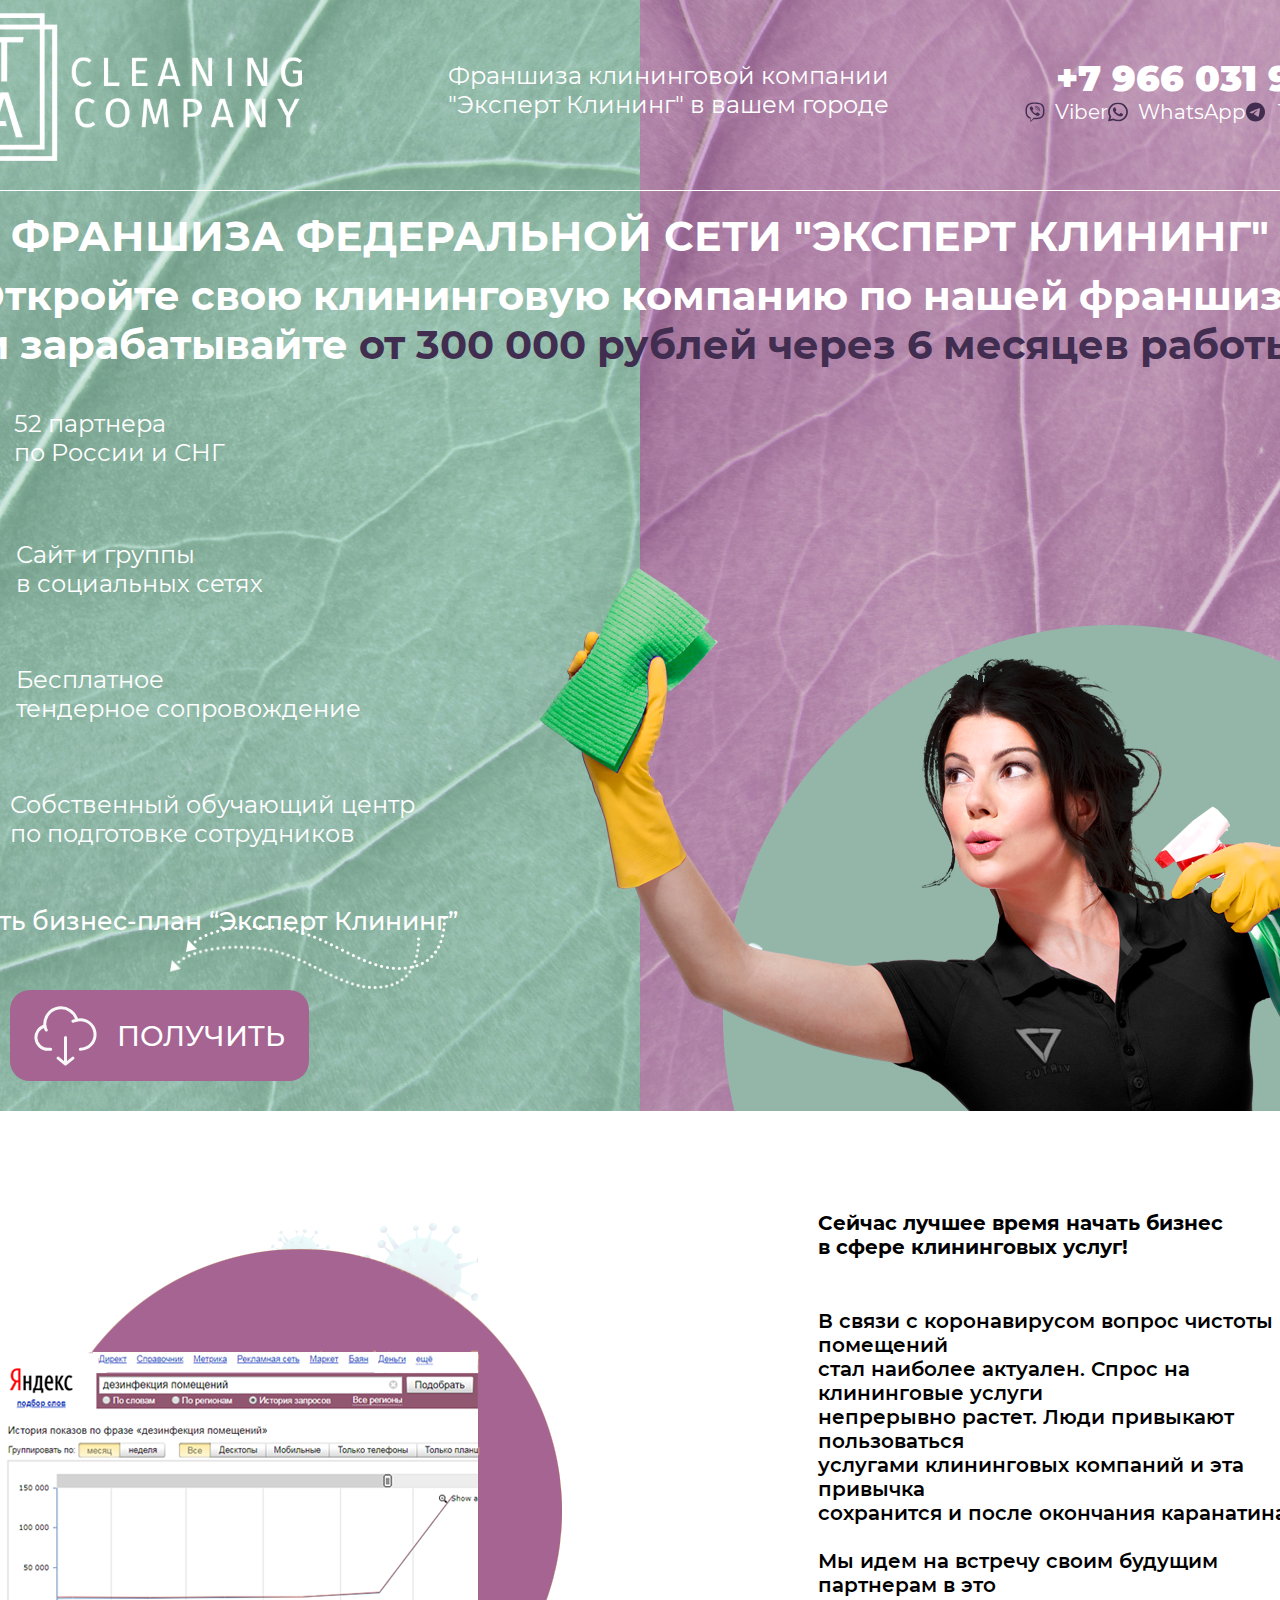
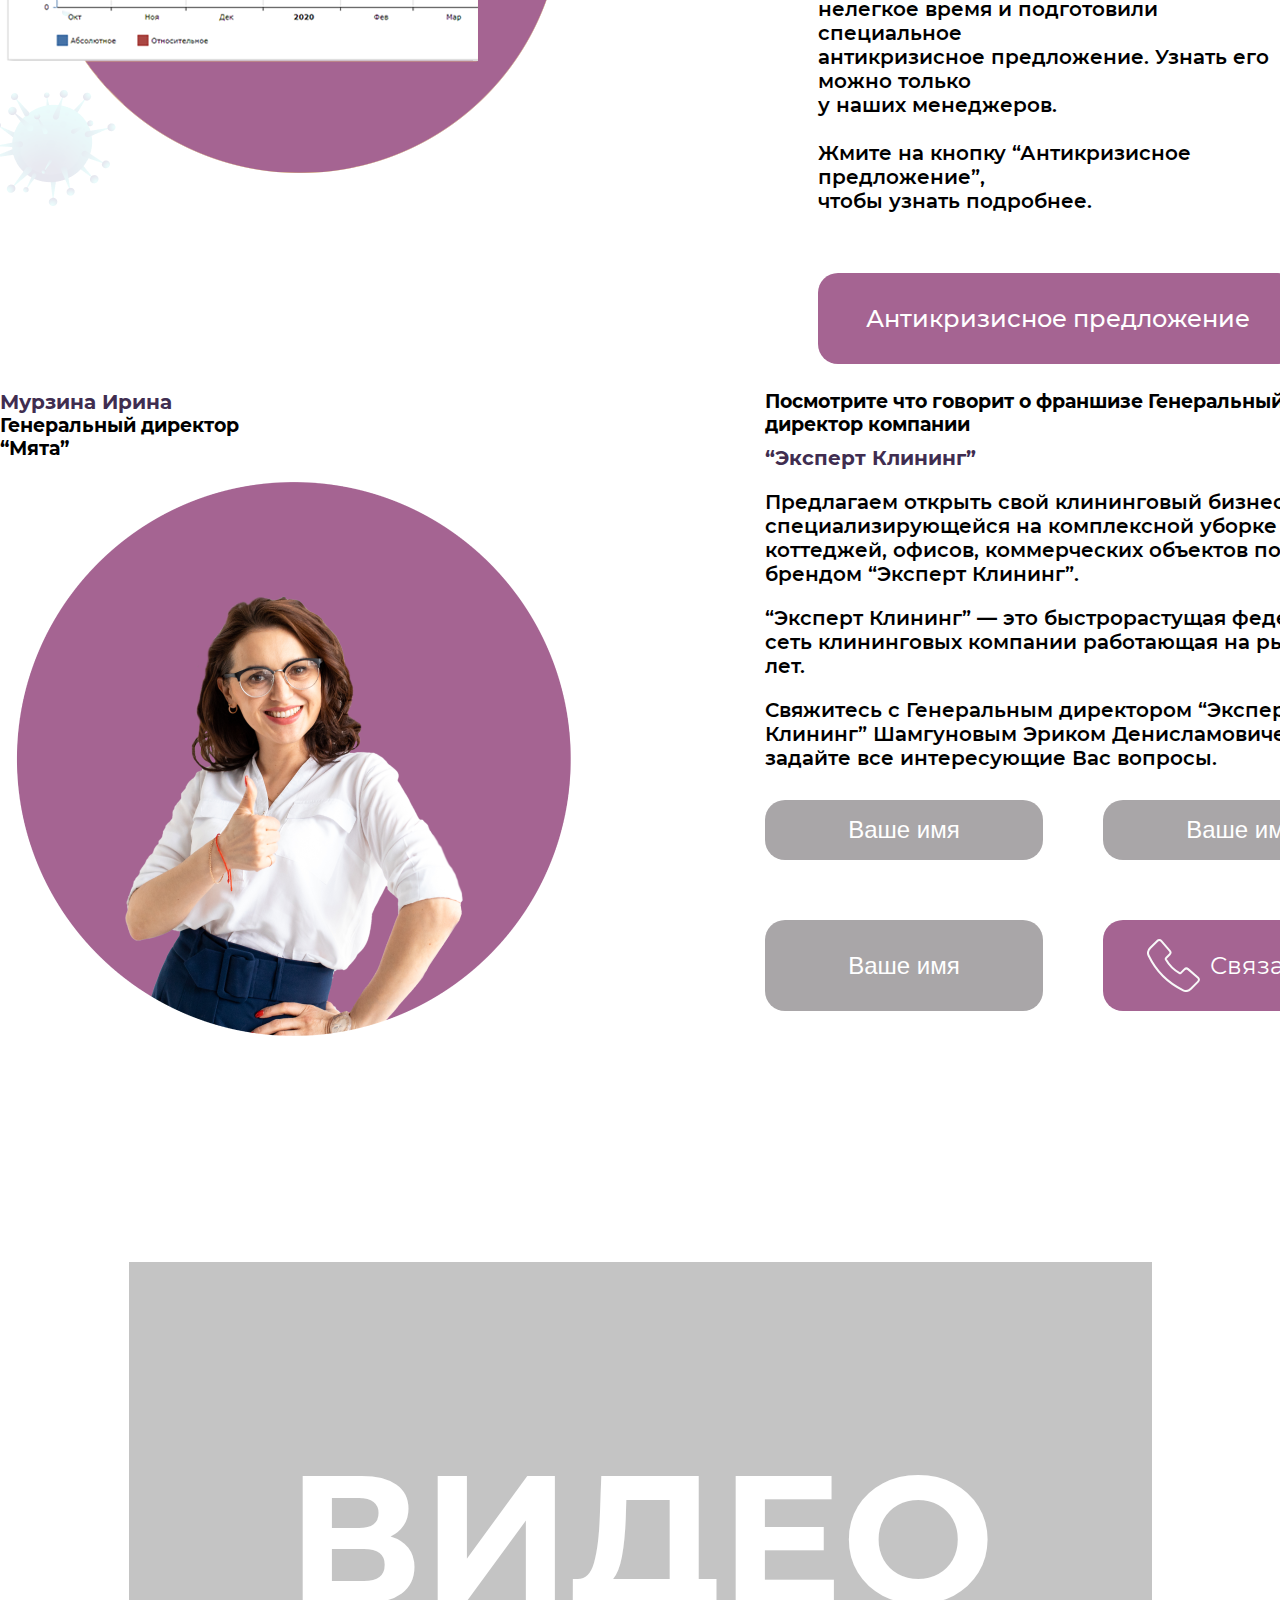
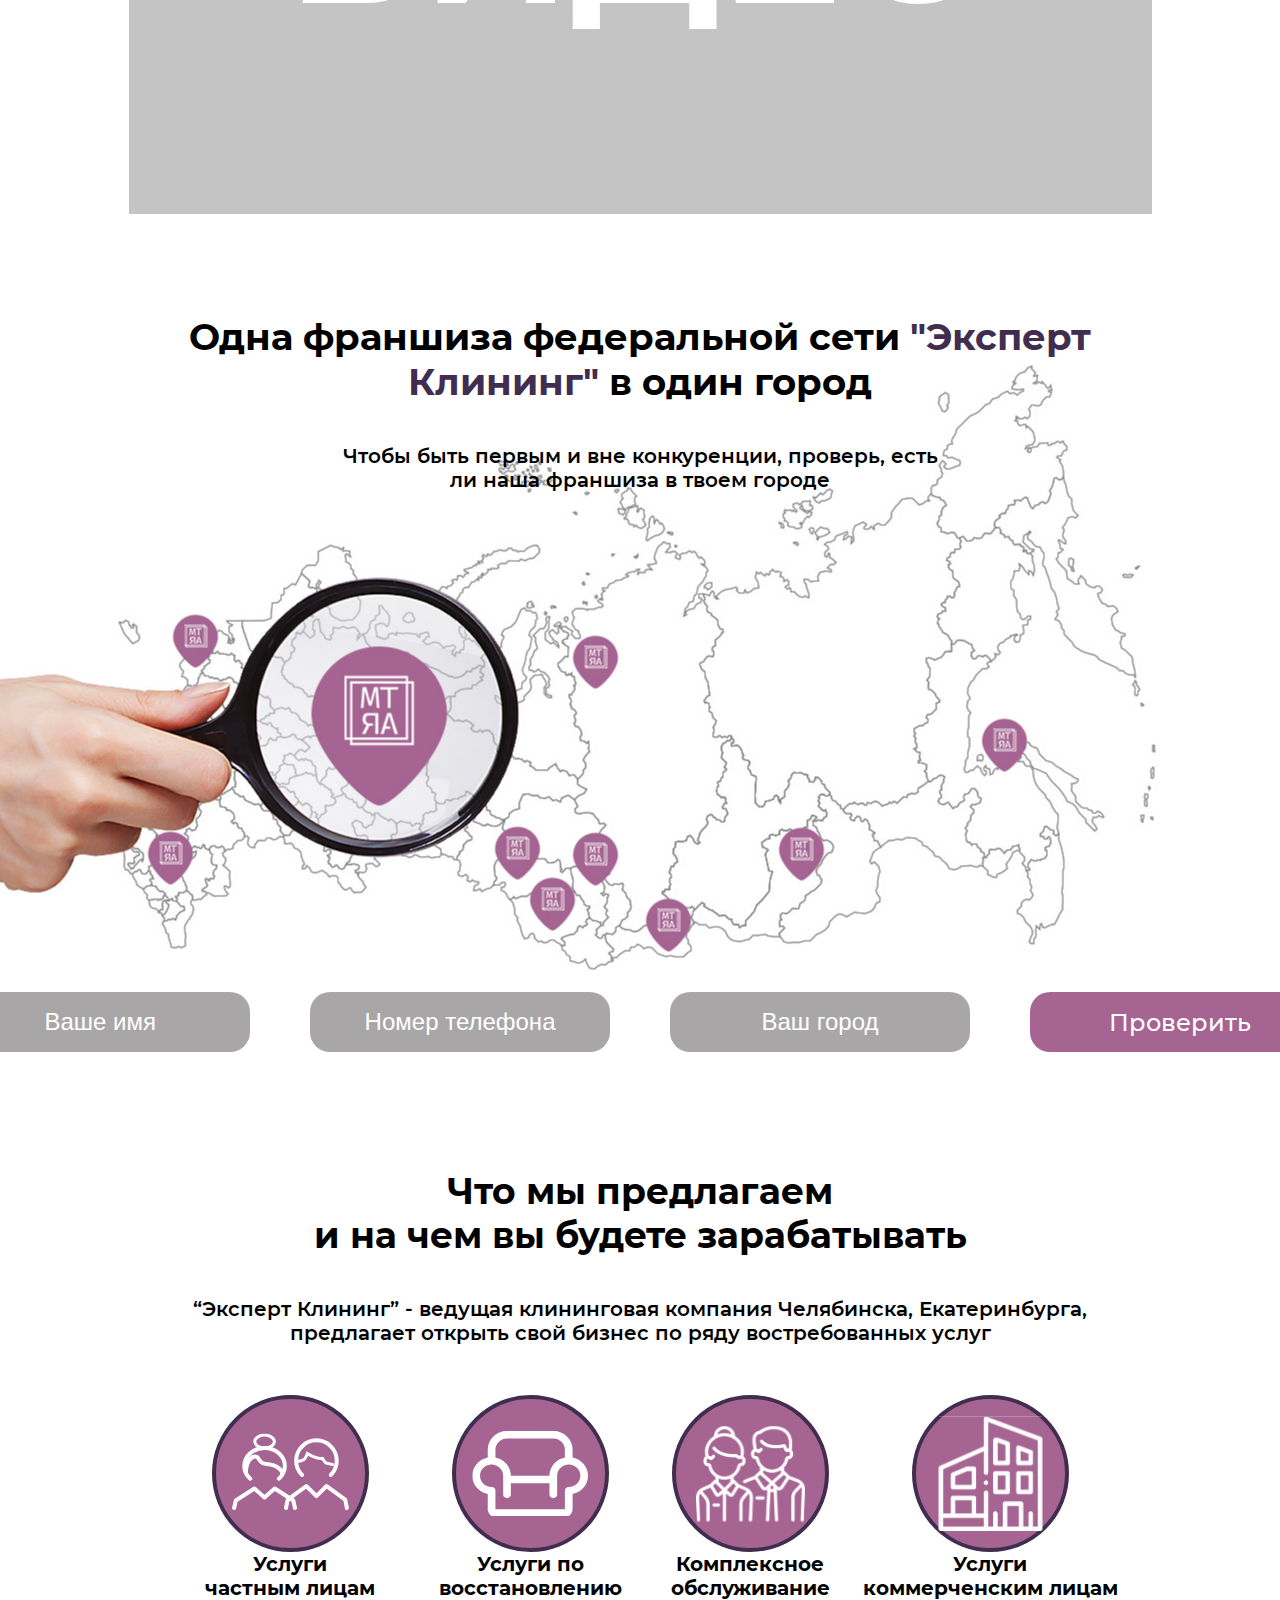
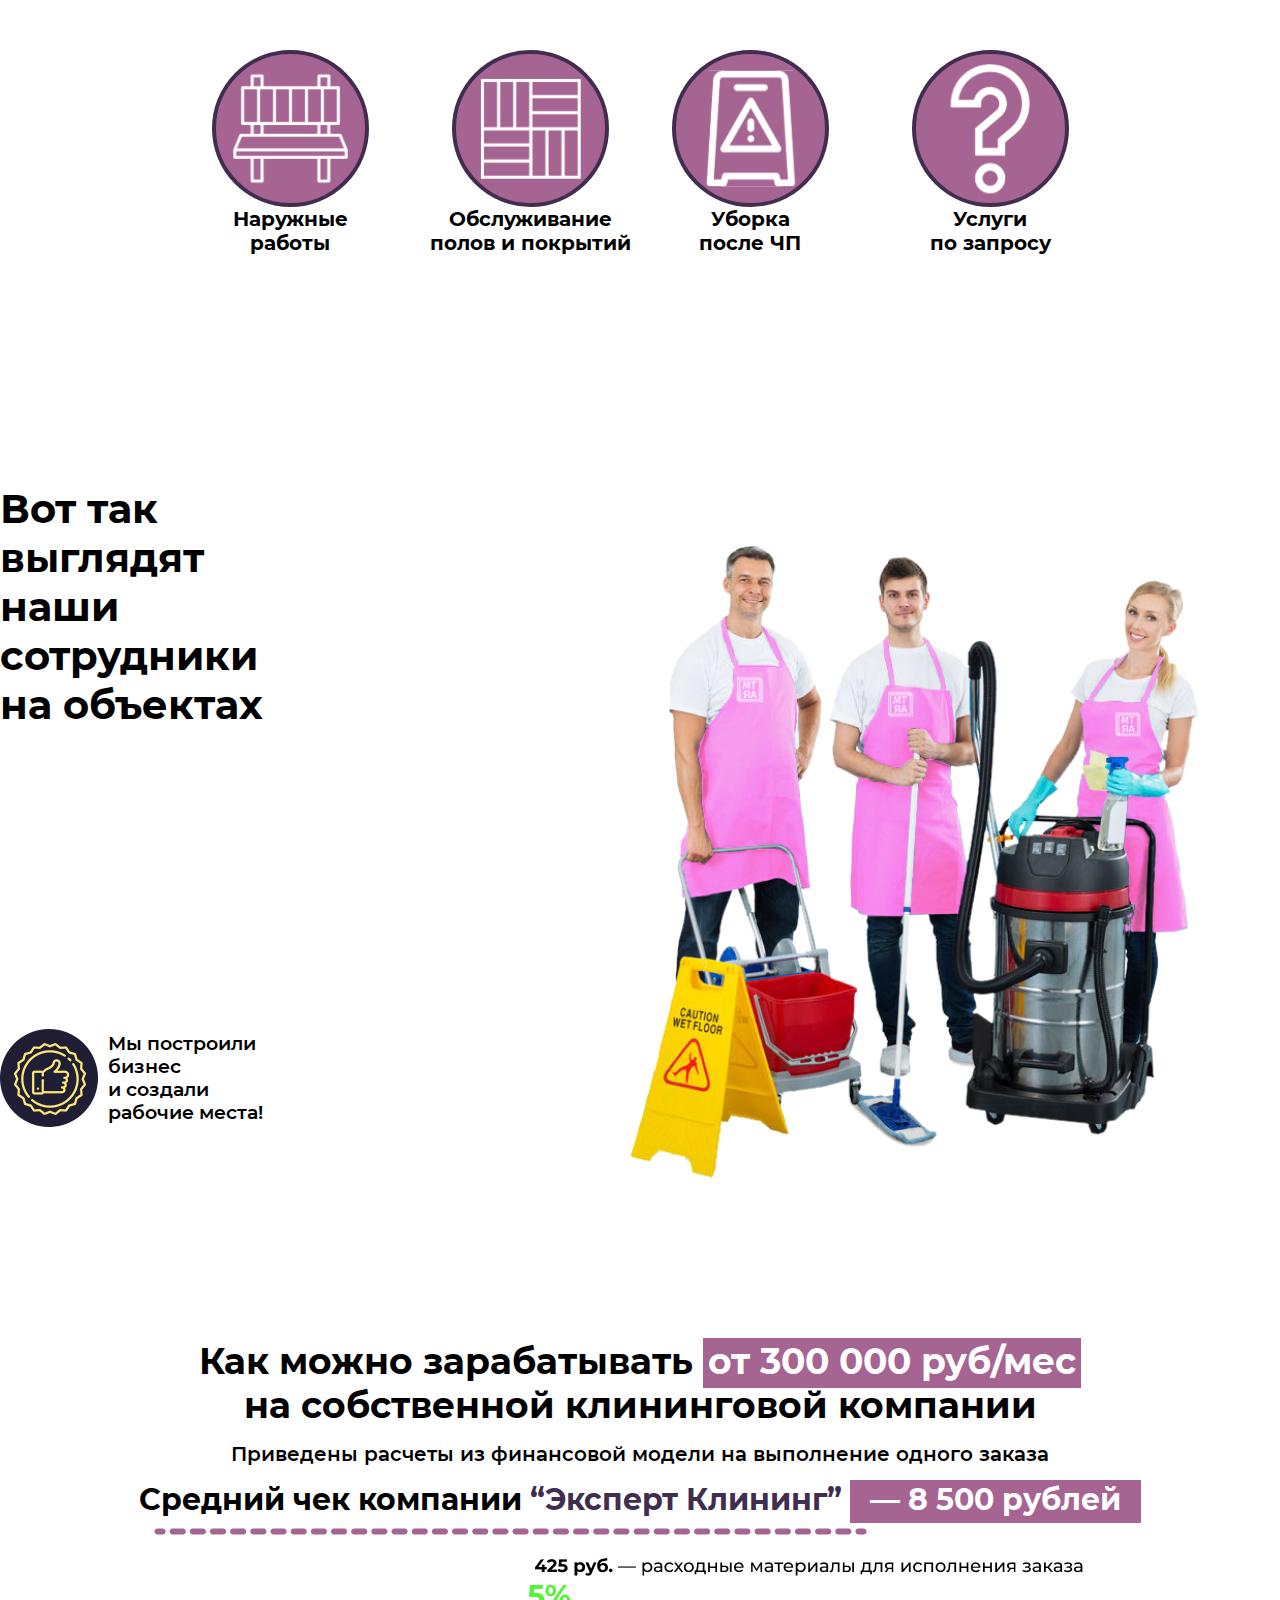
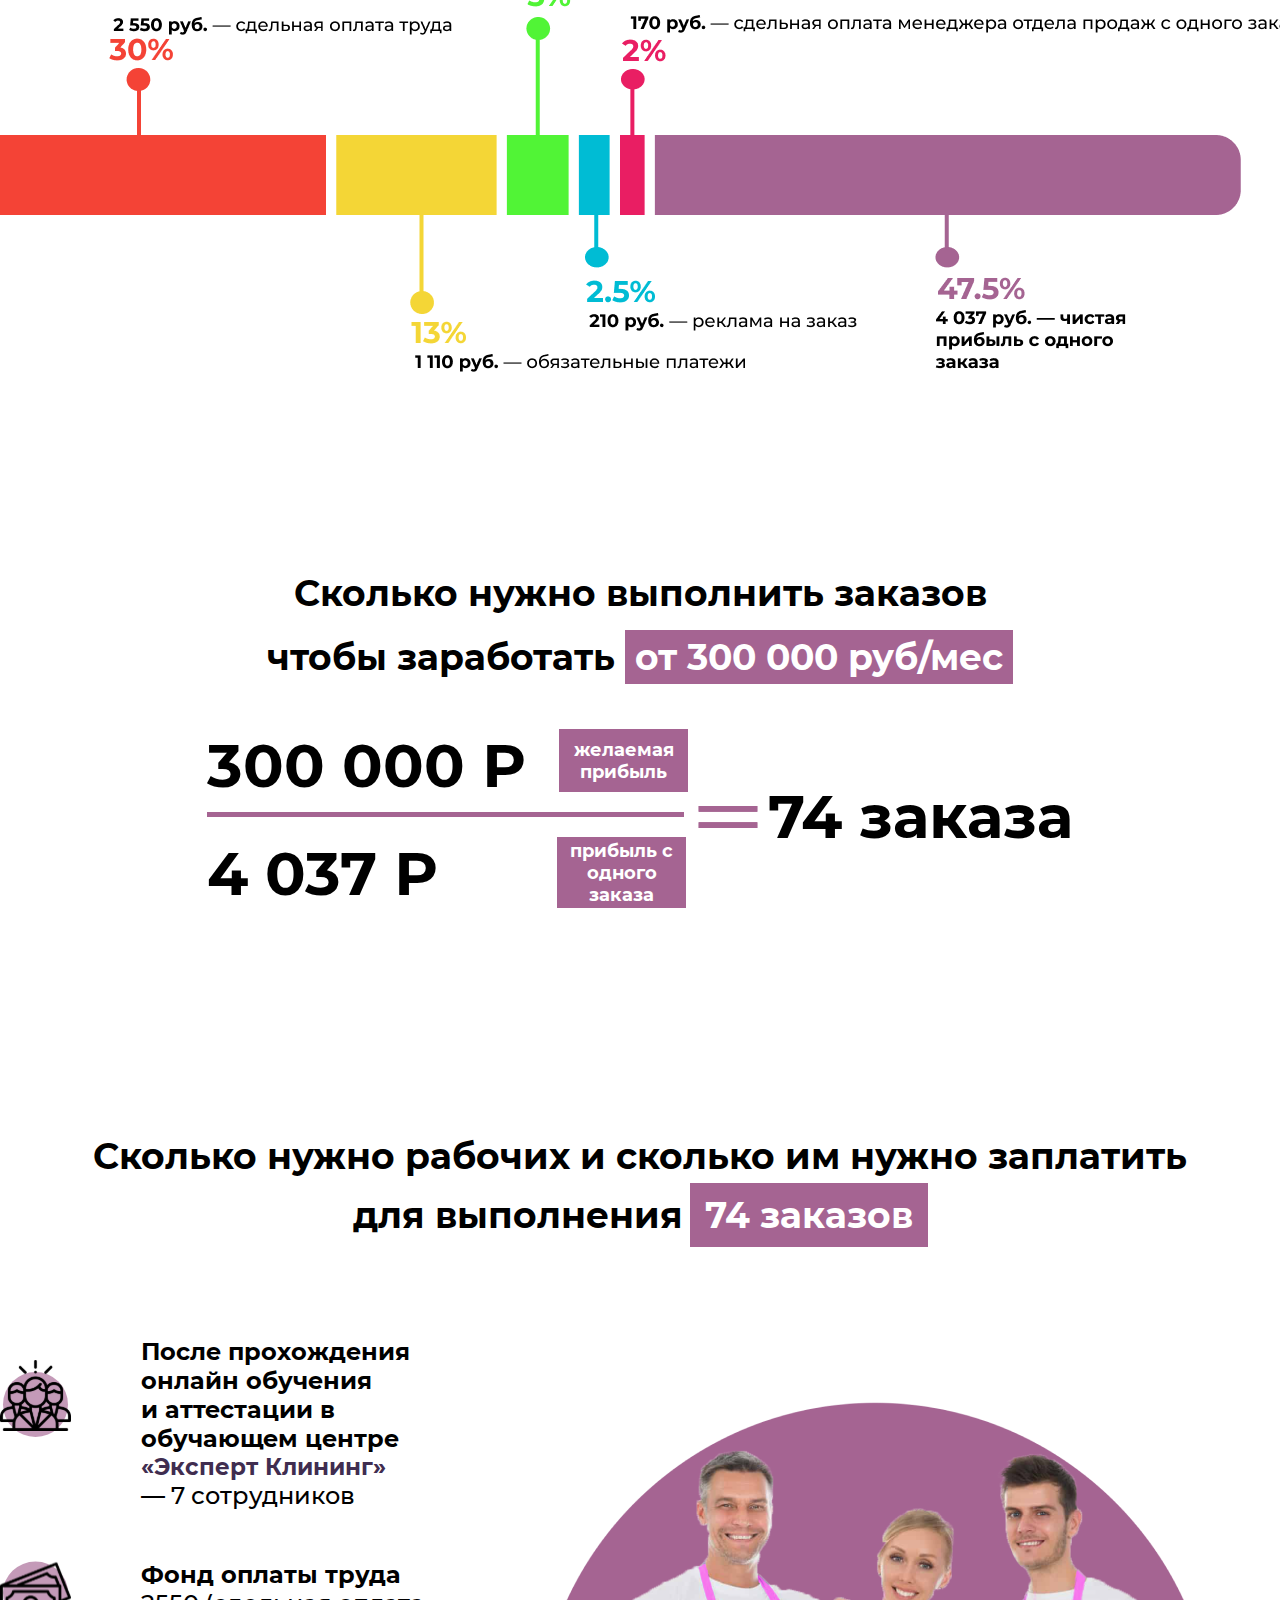
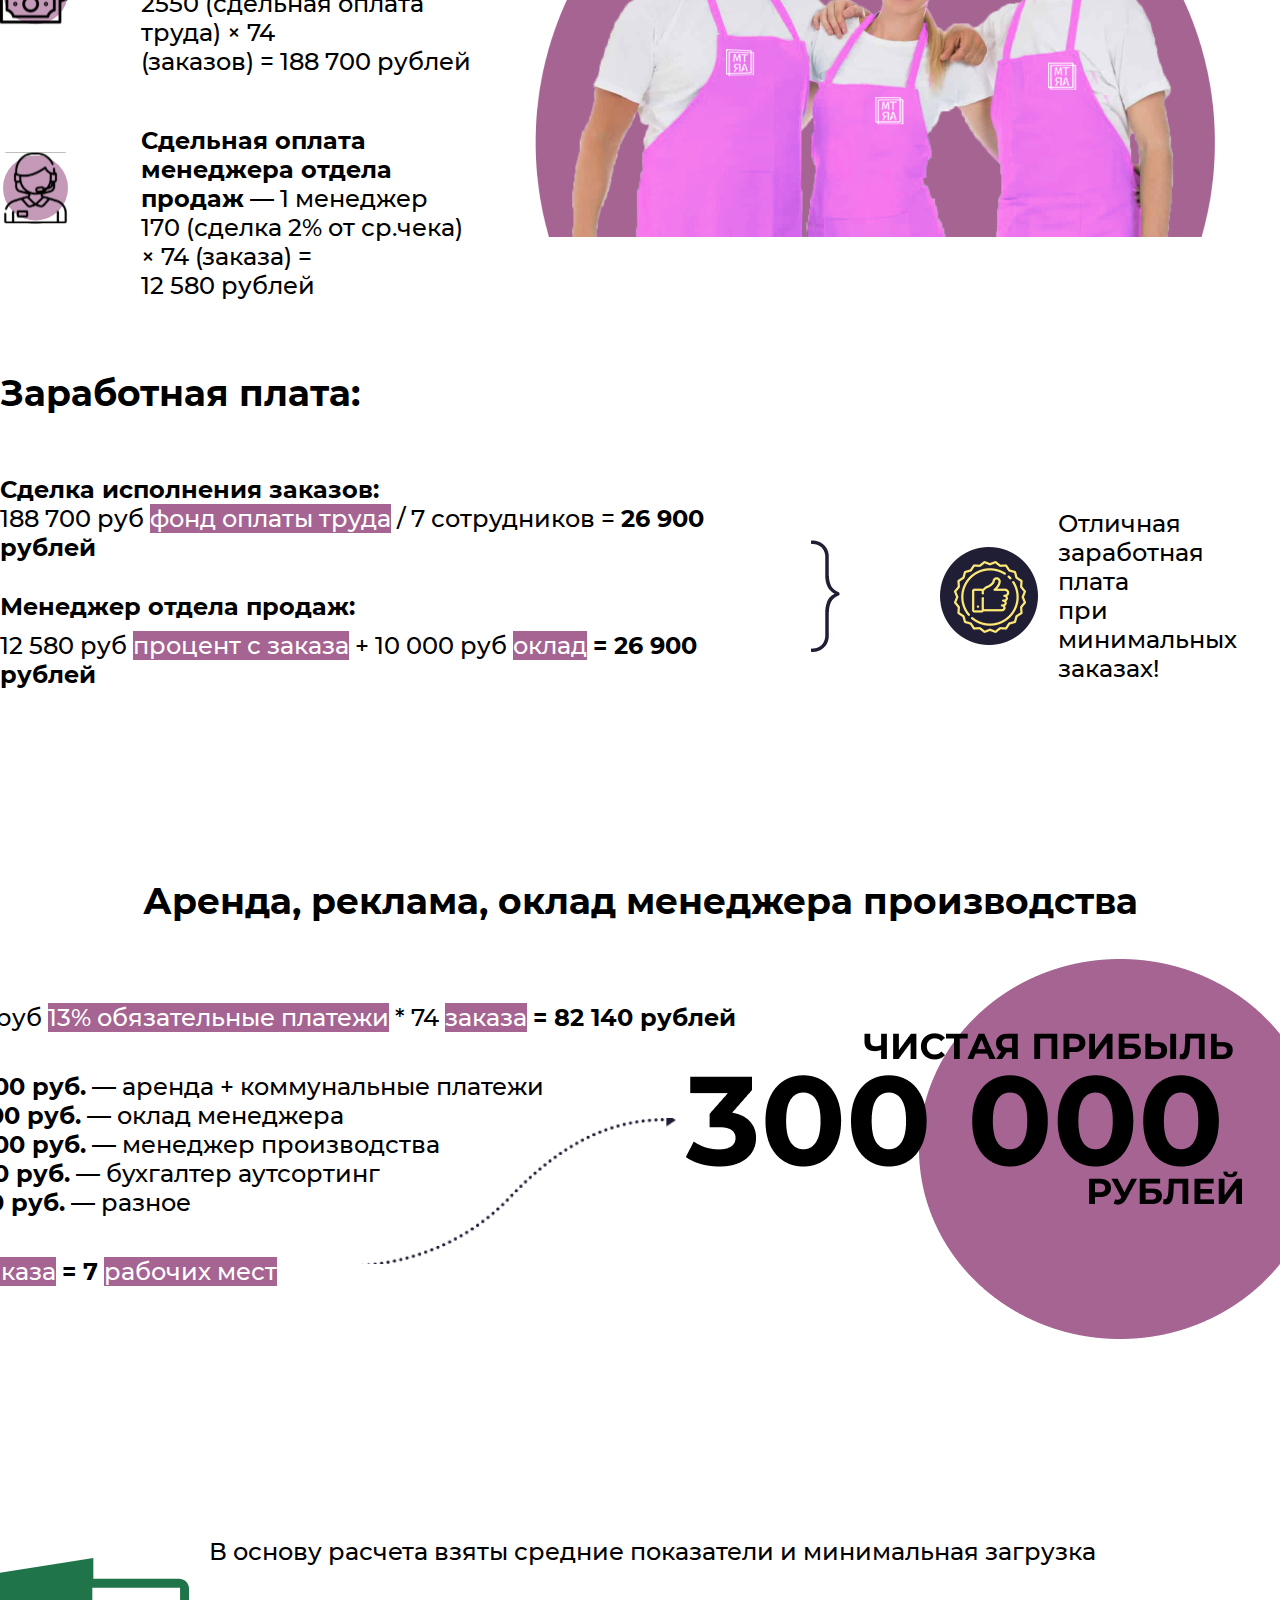
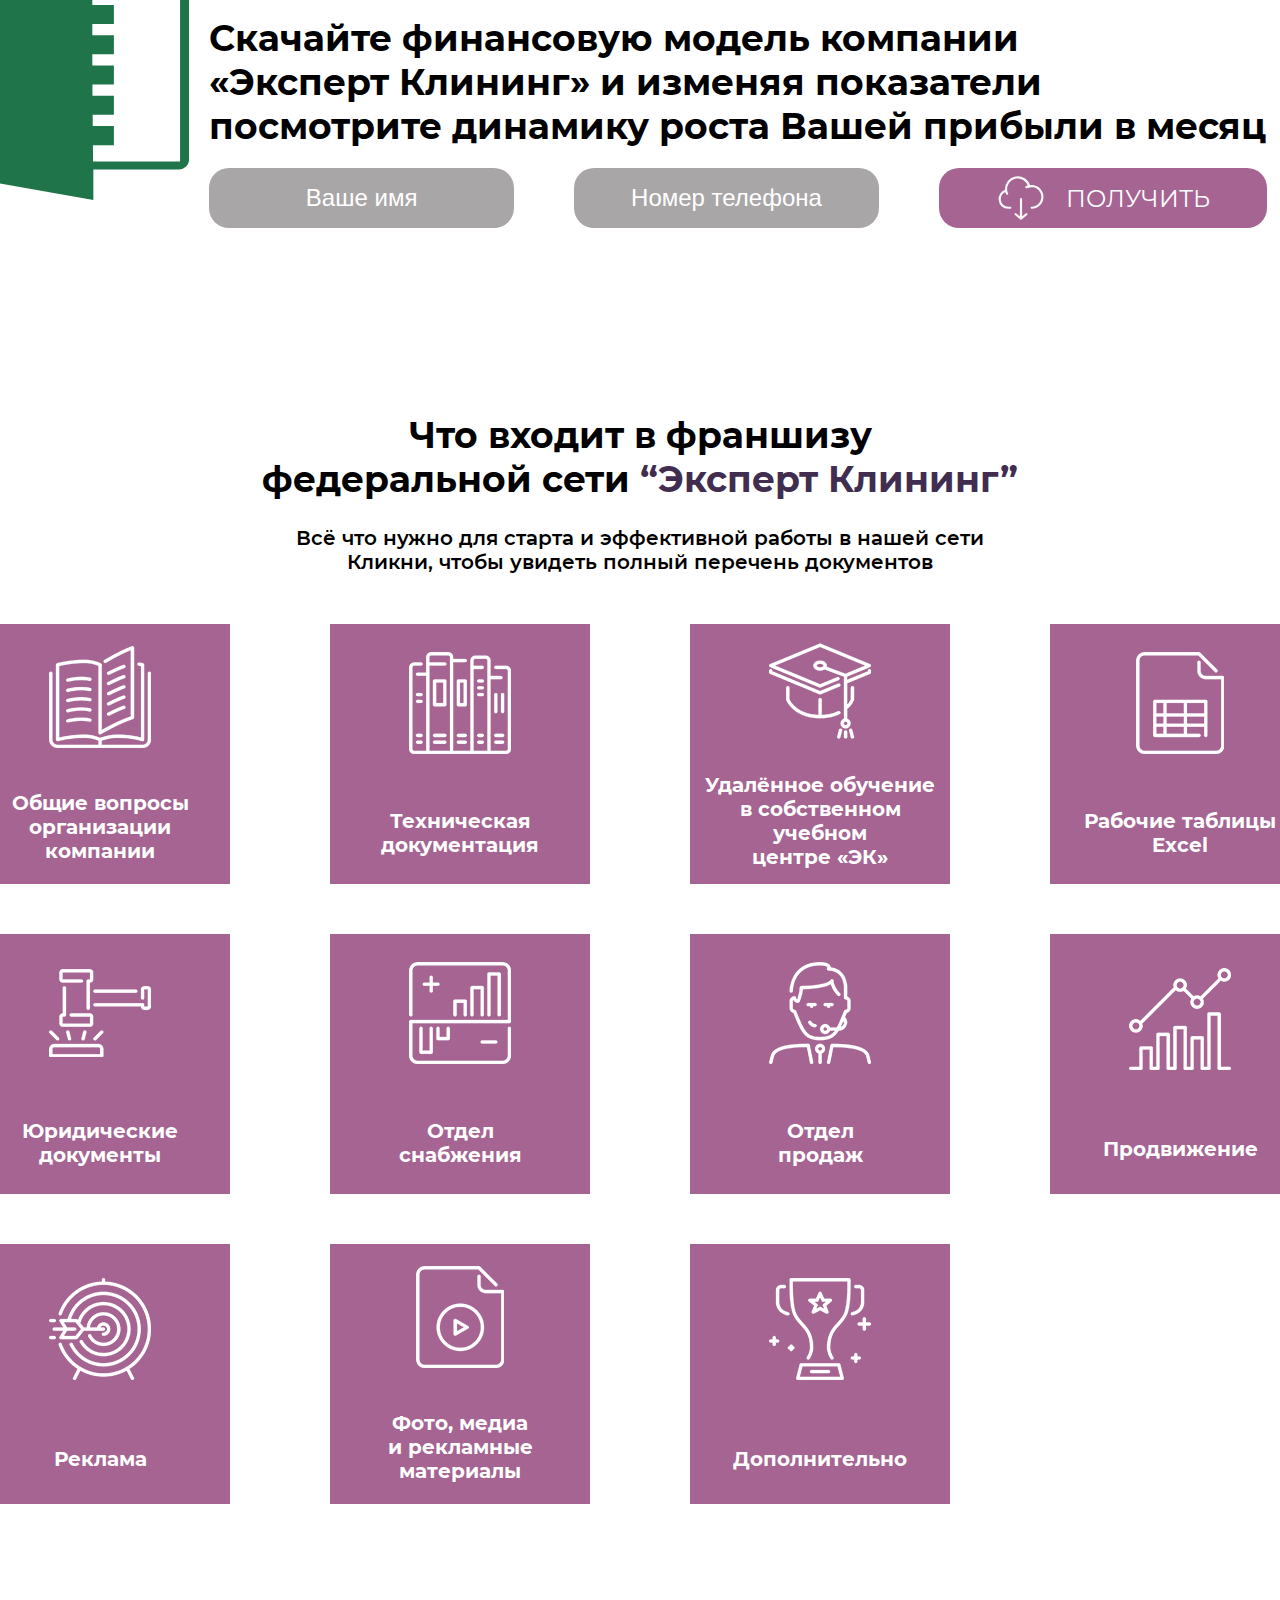
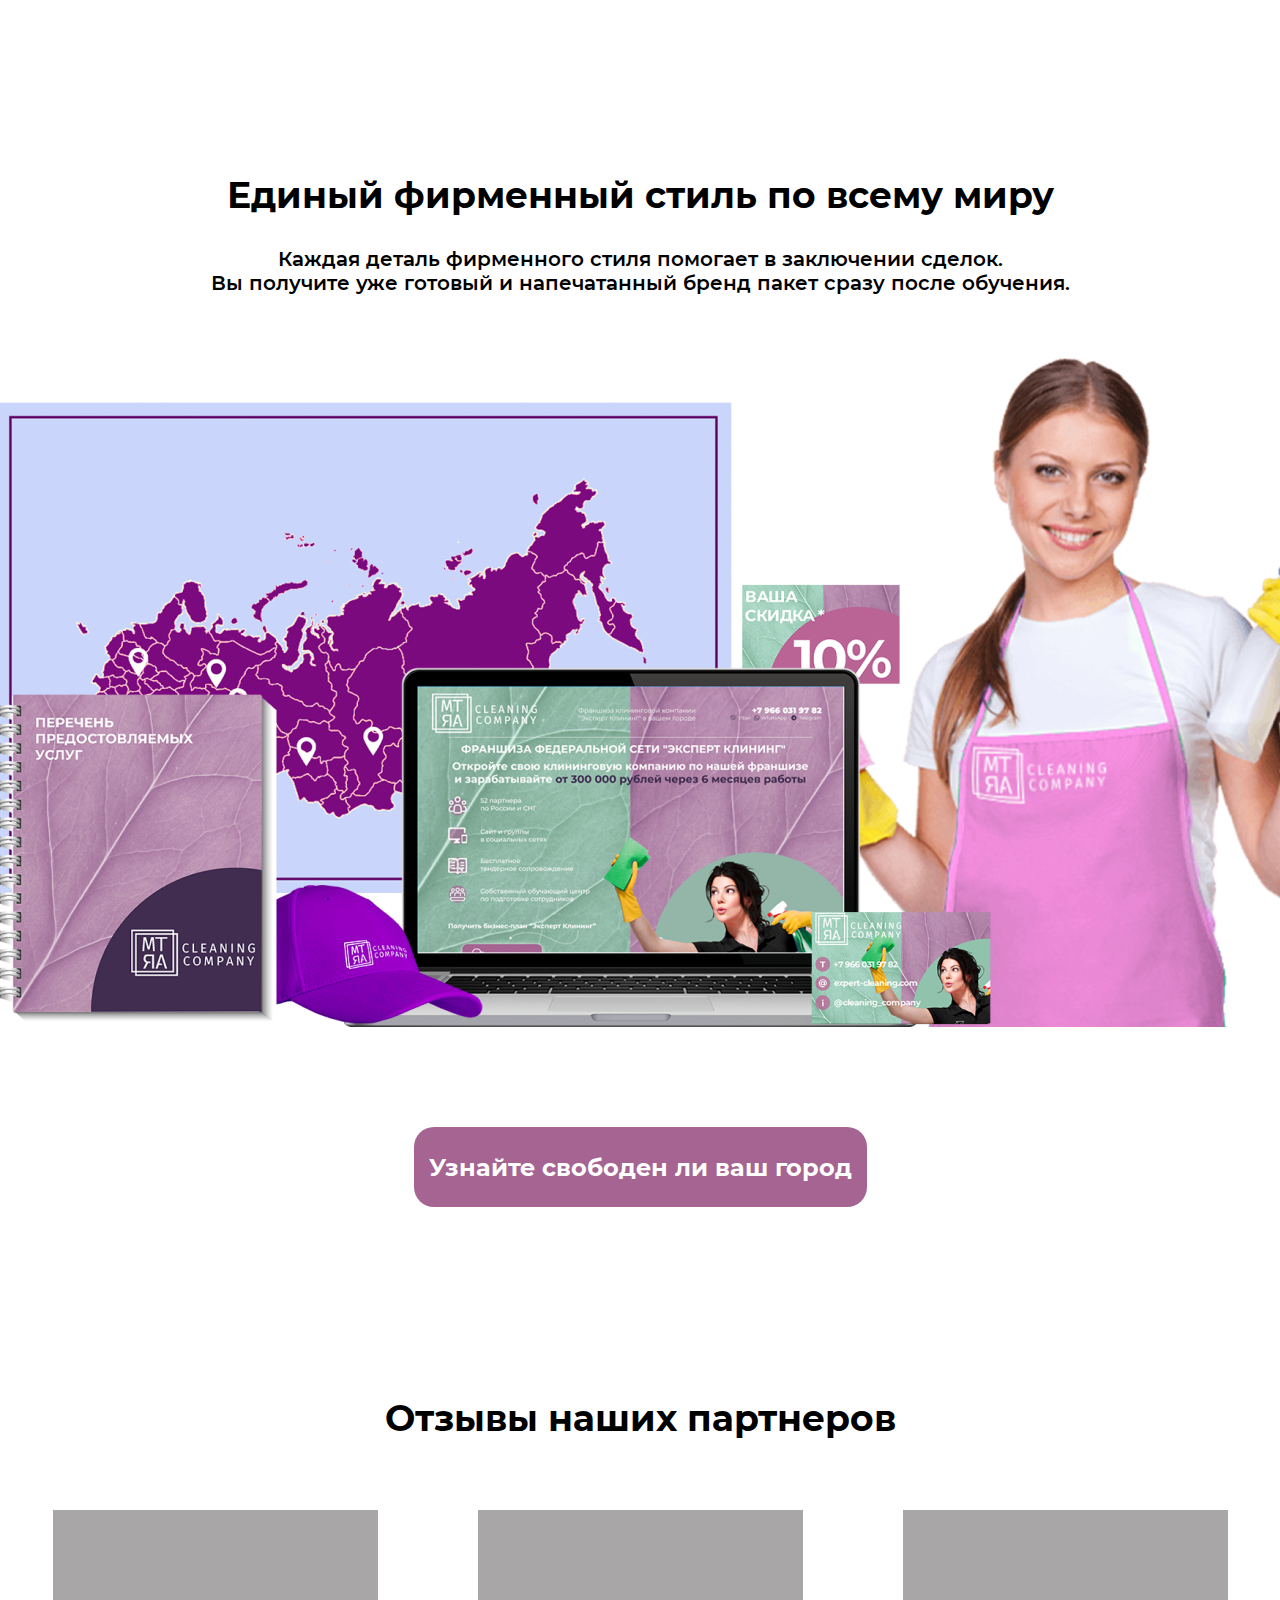
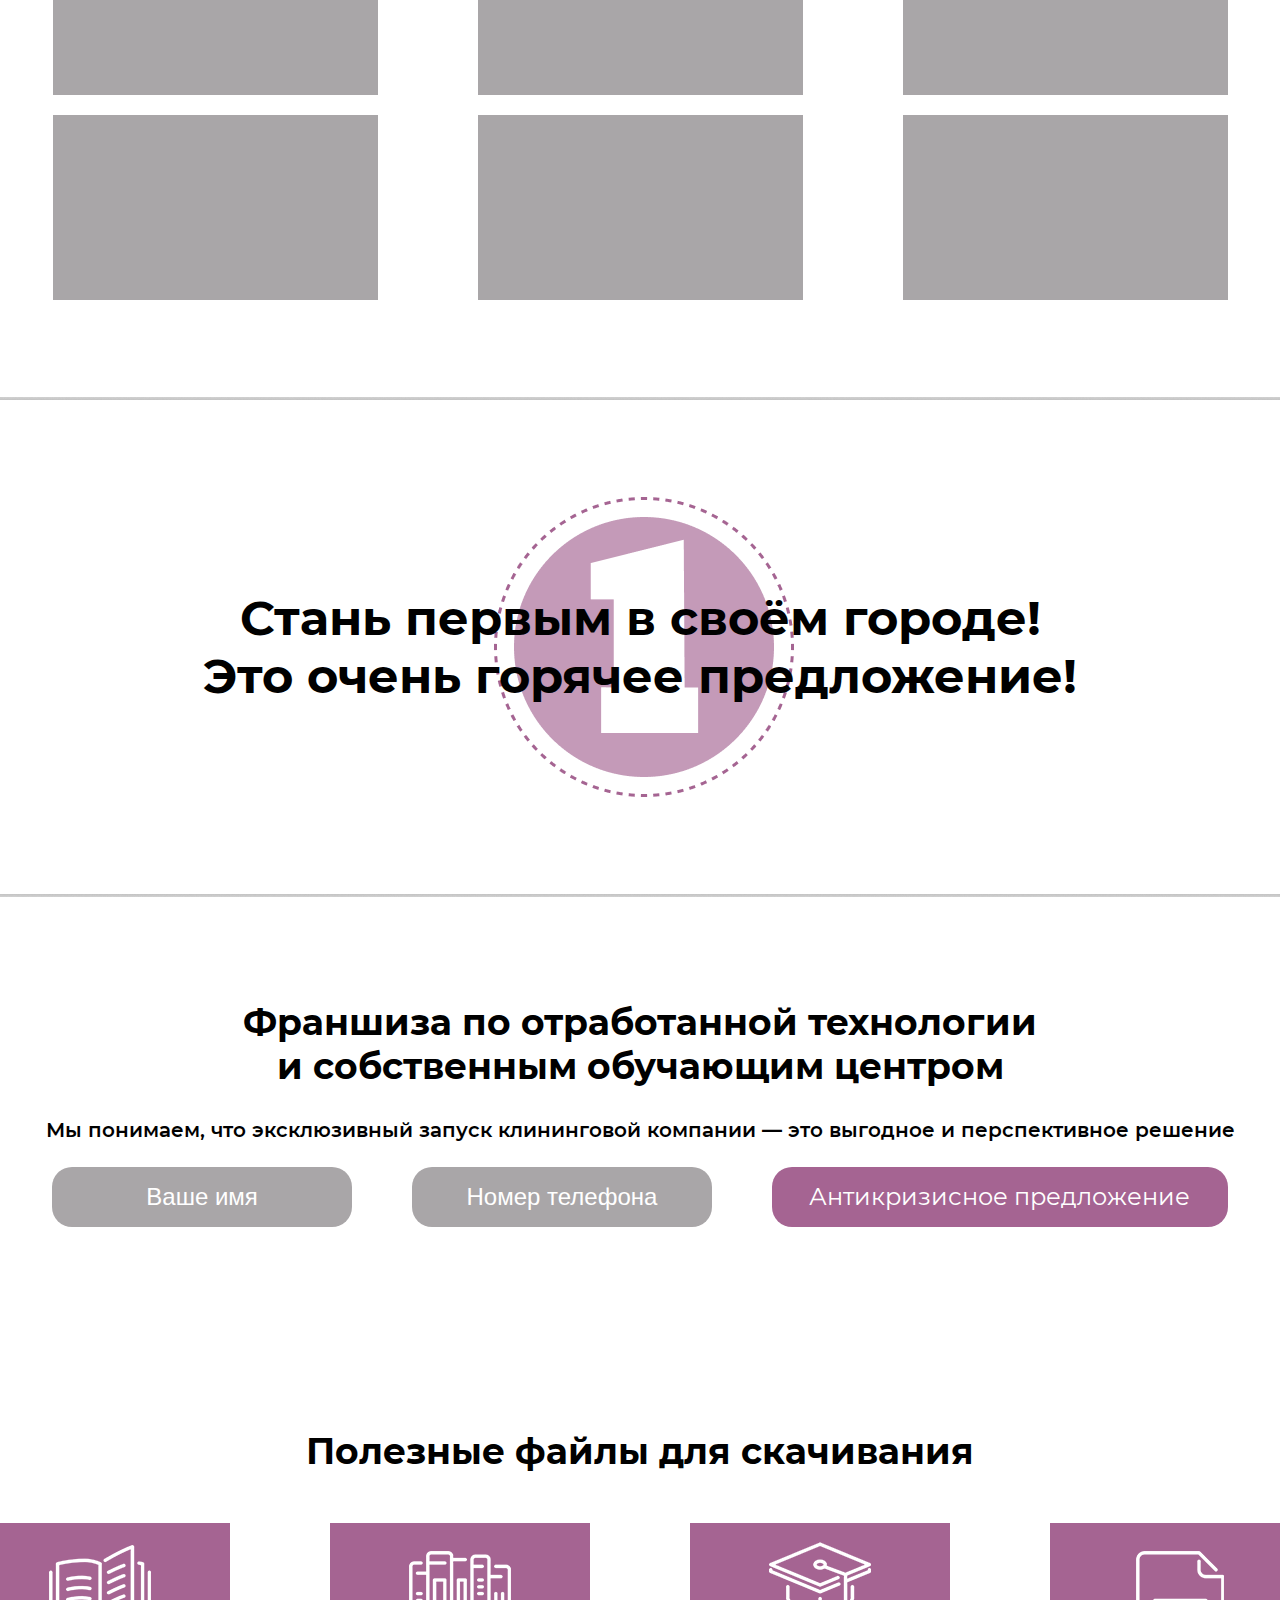
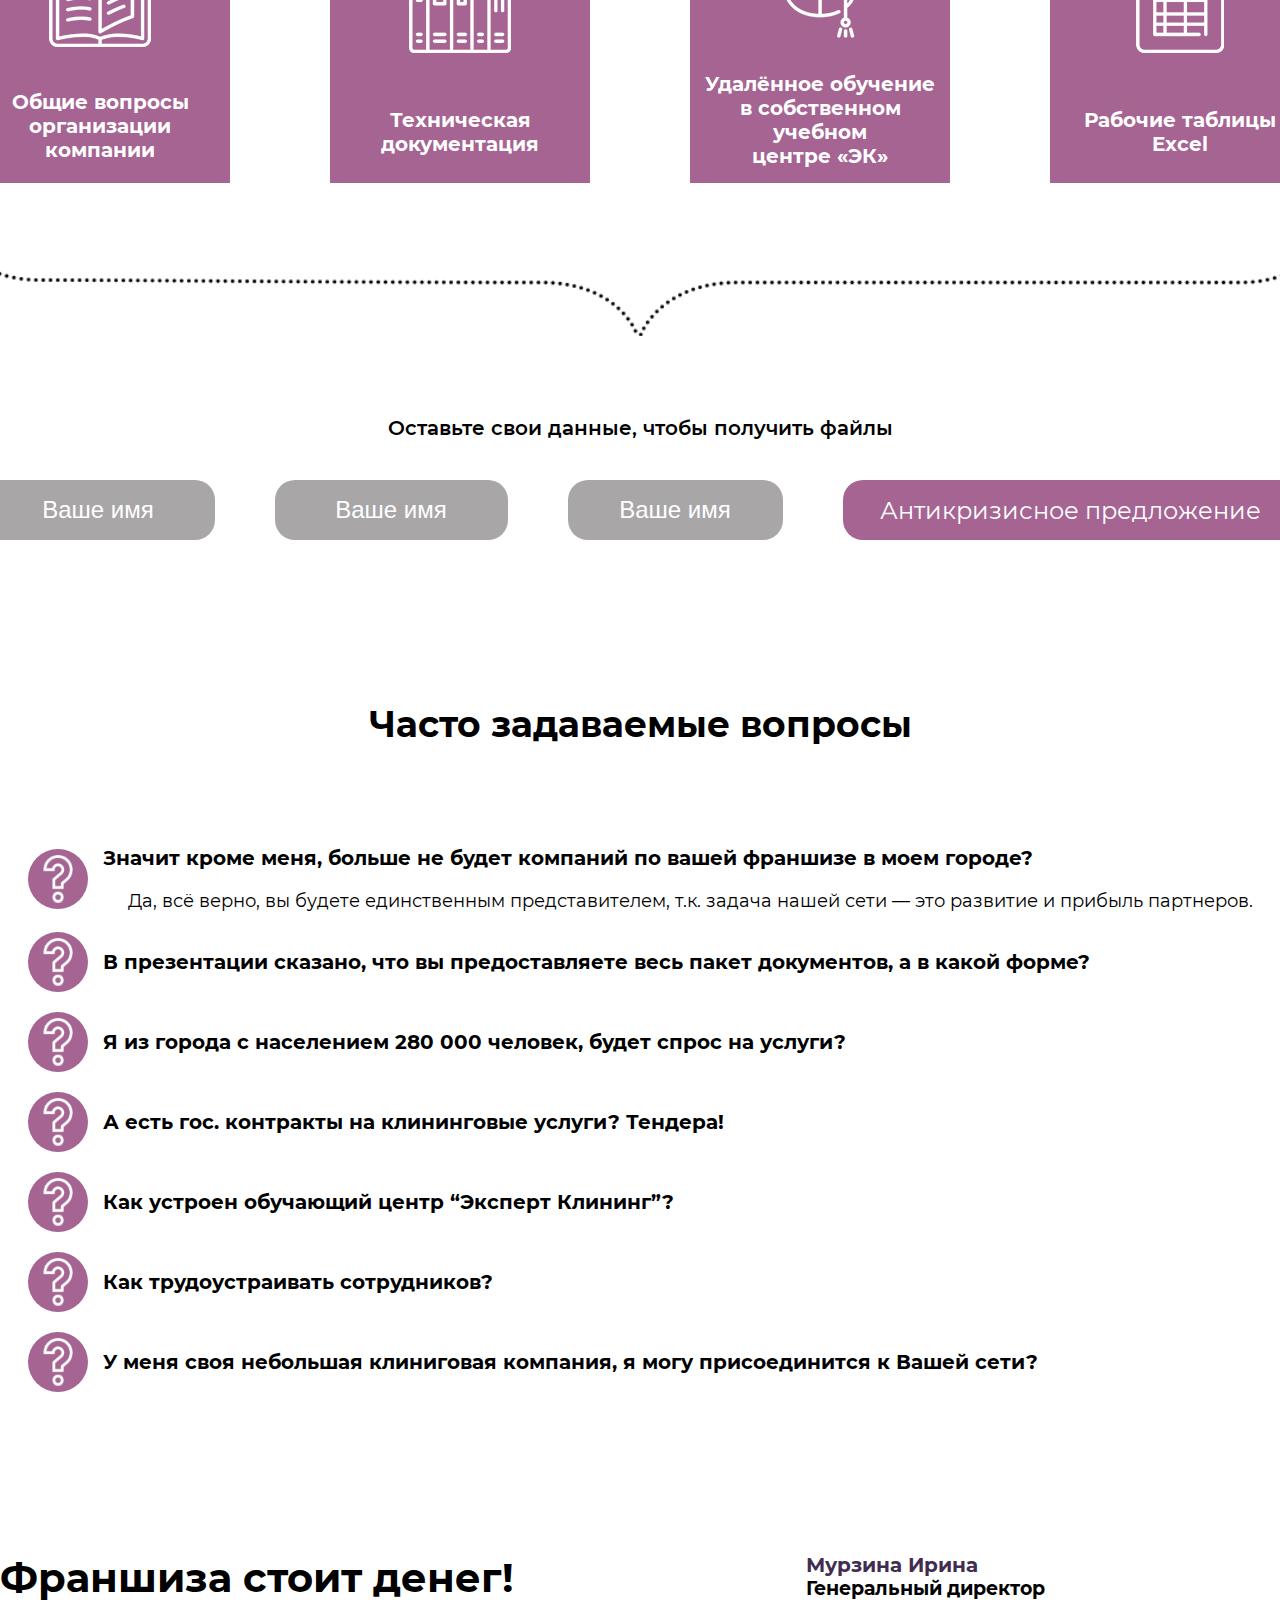
<file: index.html>
<!DOCTYPE html>
<html lang="en">
<head>
    <meta charset="UTF-8">
    <meta http-equiv="X-UA-Compatible" content="IE=edge">
    <meta name="viewport" content="width=device-width, initial-scale=1.0">
    <title>МЯТА</title>
    <link rel="stylesheet" href="./assets/css/main.css">
</head>
<body>
    <!--СЕКЦИЯ1***********************************************************************************************************************************-->
    <section class="section1">
        <div class="section1__Full">
            <header>
                <div class="header__cont1">
                    <img src="./assets/img/LOGO.svg" style="width: 394px;" alt="LOGO">
                </div>
                <div class="header__cont2">
                    <p style="font-weight: 400;">Франшиза клининговой компании<br>"Эксперт Клининг" в вашем городе</p>
                </div>
                <div class="header__cont3">
                    <div class="header__number">
                        <h3>+7 966 031 97 82</h3>
                    </div>
                    <div class="header__social">
                        <img src="./assets/img/cib_viber.svg" alt="cib_viber">
                        <a href=""><p id=header__text>Viber</p></a>
                        <img src="./assets/img/akar-icons_whatsapp-fill.svg" alt="akar-icons_whatsapp-fill">
                        <a href=""><p id=header__text>WhatsApp</p></a>
                        <img src="./assets/img/akar-icons_telegram-fill.svg" alt="akar-icons_telegram-fill">
                        <a href=""><p id=header__text>Telegram</p></a>
                    </div>
                </div>
            </header>
    
            <div class="section1__text_cont">
            <div class="line1"></div>
            </div>
    
            <div class="section1__text_cont">
                <h1 style="margin-bottom: 10px;">ФРАНШИЗА ФЕДЕРАЛЬНОЙ СЕТИ "ЭКСПЕРТ КЛИНИНГ"</h1>
            <h1 style="width:1368px; font-size: 30pt;">Откройте свою клининговую компанию по нашей франшизе и зарабатывайте<span> от 300 000 рублей через 6 месяцев работы</span></h1>
            </div>
    
            <div class="section1__cont1">
                <div class="section1__dopcont1">
                    <img src="./assets/img/Sec1_icon1.svg" alt="Sec1_icon1">
                    <p>52 партнера<br>по России и СНГ</p>
                </div>
                <div class="section1__dopcont1">
                    <img src="./assets/img/Sec1_icon2.svg" alt="Sec1_icon2">
                    <p>Сайт и группы<br>в социальных сетях</p>
                </div>
                <div class="section1__dopcont1">
                    <img src="./assets/img/Sec1_icon3.svg" alt="Sec1_icon3">
                    <p>Бесплатное<br>тендерное сопровождение</p>
                </div>
                <div class="section1__dopcont1">
                    <img src="./assets/img/Sec1_icon4.svg" alt="Sec1_icon4">
                    <p>Собственный обучающий центр<br>по подготовке сотрудников</p>
                </div>
            </div>
            <h2 style="font-size: 19pt; color:white; font-weight:500; margin-top: 50px; margin-left: 60px;">Получить бизнес-план “Эксперт Клининг”</h2>
            <img src="./assets/img/Srelk1.svg" style="width: 250px; height: 54px; margin-left: 330px;"alt="Srelk1">
            <div class="setion1__button1">
                <img src="./assets/img/Sec1_cloud.svg" alt="Sec1_cloud">
                <h2>ПОЛУЧИТЬ</h2>
            </div>
        </div>
    </section>
    <!--СЕКЦИЯ2***********************************************************************************************************************************-->
    <section class="section2">
        <div class="section2__Full">
            <div class="section2__contLeft">
                <img src="./assets/img/Sec2_img1.png" alt="Sec2_img1">
            </div>
            <div class="section2__contRight">
                <h2>Сейчас лучшее время начать бизнес<br>в сфере клининговых услуг!</h2>
                <p>В связи с коронавирусом вопрос чистоты помещений<br> стал наиболее актуален. Спрос на клининговые услуги<br> непрерывно растет. Люди привыкают пользоваться<br> услугами клининговых компаний и эта привычка<br> сохранится и после окончания каранатина.<br><br>
    
                    Мы идем на встречу своим будущим партнерам в это<br> нелегкое время и подготовили специальное<br> антикризисное предложение. Узнать его можно только<br> у наших менеджеров.<br><br>
                    
                    Жмите на кнопку “Антикризисное предложение”,<br> чтобы узнать подробнее.
                </p>
                <div class="section2__button">
                    <a href=""><p id="section2__buttonText">Антикризисное предложение</p></a>
                </div>
            </div>
        </div>
    </section>
    <!--СЕКЦИЯ3***********************************************************************************************************************************-->
    <section class="section3">
        <div class="section3__Full">
            <div class="section3__contLeft">
                <h4>Мурзина Ирина</h4>
                <h2>Генеральный директор<br>
                    “Мята”</h2>
                <img src="./assets/img/Sec3_img1.png" alt="Sec3_img1">
            </div>
            <div class="section3__contRight">
                <h2>Посмотрите что говорит о франшизе Генеральный<br>директор компании</h2>
                <h4>“Эксперт Клининг”</h4>
                <p>Предлагаем открыть свой клининговый бизнес<br> специализирующейся на комплексной уборке квартир,<br> коттеджей, офисов, коммерческих объектов под<br> брендом “Эксперт Клининг”.</p>
                <p>“Эксперт Клининг” — это быстрорастущая федеральная<br> сеть клининговых компании работающая на рынке 10<br> лет.</p>
                <p>Свяжитесь с Генеральным директором “Эксперт<br> Клининг” Шамгуновым Эриком Денисламовичем и<br> задайте все интересующие Вас вопросы.</p>
                <div class="section20__buttonCont1">
                    <div class="section20__button1">
                        <input type="text" placeholder="Ваше имя" maxlength="20">
                    </div>
                    <div class="section20__button1">
                        <input type="text" placeholder="Ваше имя" maxlength="20">
                    </div>
                </div>
                <div class="section20__buttonCont2">
                    <div class="section20__button2">
                        <input type="text" placeholder="Ваше имя" maxlength="20">
                    </div>
                    <div class="section20__button2">
                        <img src="./assets/img/Sec3_telephone.svg" alt="Sec3_telephone">
                        <a href="#"><p id="section3__buttonText">Связаться</p></a>
                    </div>
                </div>
            </div>
        </div>
    </section>
    <!--СЕКЦИЯ4***********************************************************************************************************************************-->
    <section class="section4">
        <div class="section4__greyboks">
            <h2>ВИДЕО</h2>
        </div>
        <h2 class="section4__1h2">Одна франшиза федеральной сети <span>"Эксперт<br> Клининг"</span> в один город</h2>
        <p class="section4__1p">Чтобы быть первым и вне конкуренции, проверь, есть<br> ли наша франшиза в твоем городе</p>
        <div class="section4__cont1">
            <input type="text" placeholder="Ваше имя" maxlength="20">
            <input type="text" placeholder="Номер телефона" maxlength="20">
            <input type="text" placeholder="Ваш город" maxlength="20">
            <div class="section4__button">
                <a href="#"><p>Проверить</p></a>
            </div>
        </div>
    </section>
    <!--СЕКЦИЯ5***********************************************************************************************************************************-->
    <section class="section5">
        <h2 class="section5__text1">Что мы предлагаем<br>и на чем вы будете зарабатывать</h2>
        <p>“Эксперт Клининг” - ведущая клининговая компания Челябинска, Екатеринбурга,<br>предлагает открыть свой бизнес по ряду востребованных услуг</p>
        <div class="section5__cont1">
            <div class="section5__contIcon1">
                <div class="section5__icon1">
                    <img src="./assets/img/Sec5_icon1.svg" alt="Sec5_icon1">
                </div>
                <h2>Услуги<br>частным лицам</h2>
            </div>
            <div class="section5__contIcon1">
                <div class="section5__icon1">
                    <img src="./assets/img/Sec5_icon2.svg" alt="Sec5_icon2">
                </div>
                <h2>Услуги по<br>восстановлению</h2>
            </div>
            <div class="section5__contIcon1">
                <div class="section5__icon1">
                    <img src="./assets/img/Sec5_icon3.svg" alt="Sec5_icon3">
                </div>
                <h2>Комплексное<br>обслуживание</h2>
            </div>
            <div class="section5__contIcon1">
                <div class="section5__icon1">
                    <img src="./assets/img/Sec5_icon4.svg" alt="Sec5_icon4">
                </div>
                <h2>Услуги<br>коммерченским лицам</h2>
            </div>
        </div>
        <div class="section5__cont1">
            <div class="section5__contIcon1">
                <div class="section5__icon1">
                    <img src="./assets/img/Sec5_icon5.svg" alt="Sec5_icon5">
                </div>
                <h2>Наружные<br>работы</h2>
            </div>
            <div class="section5__contIcon1">
                <div class="section5__icon1">
                    <img src="./assets/img/Sec5_icon6.svg" alt="Sec5_icon6">
                </div>
                <h2>Обслуживание<br>полов и покрытий</h2>
            </div>
            <div class="section5__contIcon1">
                <div class="section5__icon1">
                    <img src="./assets/img/Sec5_icon7.svg" alt="Sec5_icon7">
                </div>
                <h2>Уборка<br>после ЧП</h2>
            </div>
            <div class="section5__contIcon1">
                <div class="section5__icon1">
                    <img src="./assets/img/Sec5_icon8.svg" alt="Sec5_icon8">
                </div>
                <h2>Услуги<br>по запросу</h2>
            </div>
        </div>
    </section>
    <!--СЕКЦИЯ6***********************************************************************************************************************************-->
    <section class="section6">
        <div class="section6__Full">
            <div class="section6__contLeft">
                <h2>Вот так выглядят<br>наши сотрудники<br>на объектах</h2>
                <div class="section6__cont1">
                    <img src="./assets/img/Sec6_img1.png" alt="Sec6_img1">
                    <p>Мы построили бизнес<br>и создали рабочие места!</p>
                </div>
            </div>
            <div class="section6__contRight">
                <img src="./assets/img/Sec6_img2.png" alt="Sec6_img2">
            </div>
        </div>
    </section>
    <!--СЕКЦИЯ7***********************************************************************************************************************************-->
    <section class="section7">
        <h2>Как можно зарабатывать <span class="section7__span1">от 300 000 руб/мес</span></h2>
        <h2>на собственной клининговой компании</h2>
        <p>Приведены расчеты из финансовой модели на выполнение одного заказа</p>
        <h2 id="section7__textSPEC">Средний чек компании <span class="section7__span2">“Эксперт Клининг”</span> <span class="section7__span3">— 8 500 рублей</span></h2>
        <img class="section7__line" src="./assets/img/Sec7_img1.png" alt="Sec7_img1">
        <img src="./assets/img/Sec7_img2.png" alt="Sec7_img2">
    </section>
    <!--СЕКЦИЯ8***********************************************************************************************************************************-->
    <section class="section8">
        <h2>Сколько нужно выполнить заказов</h2>
        <h2>чтобы заработать <span>от 300 000 руб/мес</span></h2>
        <div class="section8__cont1">
            <div class="section8__contLeft">
                <div class="section8__primer">
                    <div class="section8__primerCont">
                        <h2 id="section8__primerText">300 000 Р</h2>
                        <div class="section8__box1">
                            <p>желаемая<br>прибыль</p>
                        </div>
                    </div>

                    <div class="section8__line"></div>

                    <div class="section8__primerCont">
                        <h2 id="section8__primerText">4 037 Р</h2>
                        <div class="section8__box2">
                            <p>прибыль с<br>одного<br>заказа</p>
                        </div>
                    </div>
                </div>
            </div>
            <div class="section8__contRight">
                <img src="./assets/img/Sec8_icon1.svg" alt="Sec8_icon1">
                <h2 id="section8__primerText">74 заказа</h2>
            </div>
        </div>
    </section>
    <!--СЕКЦИЯ9***********************************************************************************************************************************-->
    <section class="section9">
        <h2>Сколько нужно рабочих и сколько им нужно заплатить</h2>
        <h2>для выполнения<span class="section9__span1">74 заказов</span></h2>
        <div class="section9__FULL">
            <div class="section9__contLeft">
                <div class="section9__cont">
                    <img src="./assets/img/Sec9_icon1.svg" alt="Sec9_icon1">
                    <div class="section9__textCont">
                        <h4>После прохождения онлайн обучения<br>и аттестации в обучающем центре</h4>
                        <h5><span id="section9__specSpan1">«Эксперт Клининг»</span></h5>
                        <p>— 7 сотрудников</p>
                    </div>
                </div>
                <div class="section9__cont">
                    <img src="./assets/img/Sec9_icon2.svg" alt="Sec9_icon2">
                    <div class="section9__textCont">
                        <h4>Фонд оплаты труда</h4>
                        <p>2550 (сдельная оплата труда) × 74<br>(заказов) = 188 700 рублей</p>
                    </div>
                </div>
                <div class="section9__cont">
                    <img src="./assets/img/Sec9_icon3.svg" alt="Sec9_icon3">
                    <div class="section9__textCont">
                        <h4>Сдельная оплата менеджера отдела<br>продаж<span id="section9__specSpan2"> — 1 менеджер<br>170 (сделка 2% от ср.чека) × 74 (заказа) =<br>12 580 рублей</span></h4>
                    </div>
                </div>
            </div>
            <div class="section9__contRight">
                <img src="./assets/img/Sec9_img1.png" alt="Sec9_img1">
            </div>
        </div>
    </section>
    <!--СЕКЦИЯ10***********************************************************************************************************************************-->
    <section class="section10">
        <div class="section10__PrimaryCont">
            <h2>Заработная плата:</h2>
            <h4>Сделка исполнения заказов:</h4>
        <div class="section10__FULL">
            <div class="section10__cont1">
                <p>188 700 руб <span class="section10__span1">фонд оплаты труда</span> / 7 сотрудников = <span class="section10__span2">26 900 рублей</span></p>
                <h4 class="section10__SPECtext">Менеджер отдела продаж:</h4>
                <p>12 580 руб  <span class="section10__span1">процент с заказа</span> + 10 000 руб <span class="section10__span1">оклад</span> <span class="section10__span2">= 26 900 рублей</span></p>
            </div>
            <img class="section10__img1" src="./assets/img/Sec10_icon1.svg" alt="Sec10_icon1">
            <img src="./assets/img/Sec6_img1.png" class="section10__img2" alt="Sec6_img1">
            <p>Отличная<br>заработная плата<br>при минимальных<br>заказах!</p>
        </div>
        </div>
    </section>
    <!--СЕКЦИЯ11***********************************************************************************************************************************-->
    <section class="section11">
        <div class="section11__Full">
            <h2>Аренда, реклама, оклад менеджера производства</h2>
        <div class="section11__FULL">
        <div class="section11__contLeft">
            <p>1 110 руб <span class="section11__span1">13% обязательные платежи</span> * 74 <span class="section11__span1">заказа</span> <span class="section11__span2">= 82 140 рублей</span></p>
            <div class="section10__contText">
                <p><span class="section11__span2">30 000 руб.</span> — аренда + коммунальные платежи</p>
                <p><span class="section11__span2">10 000 руб.</span> — оклад менеджера</p>
                <p><span class="section11__span2">30 000 руб.</span> — менеджер производства</p>
                <p><span class="section11__span2">5 000 руб.</span> — бухгалтер аутсортинг</p>
                <p><span class="section11__span2">7 140 руб.</span> — разное</p>
            </div>
            <p>74 <span class="section11__span1">заказа</span> <span class="section11__span2">= 7</span> <span class="section11__span1">рабочих мест</span></p>
        </div>
        </div>
        <div class="section11__contRight">
            <img src="./assets/img/Sec11__bg.png" alt="Sec11__bg">
        </div>
        </div>
    </section>
    <!--СЕКЦИЯ12***********************************************************************************************************************************-->
    <section class="section12">
        <div class="section12__contLeft">
            <img src="./assets/img/Sec12_icon1.svg" alt="Sec12_icon1">
        </div>
        <div class="section12__contRight">
            <p>В основу расчета взяты средние показатели и минимальная загрузка</p>
            <h2>Скачайте финансовую модель компании<br>«Эксперт Клининг» и изменяя показатели<br>посмотрите динамику роста Вашей прибыли в месяц</h2>
            <div class="section12__cont">
                <input type="text" placeholder="Ваше имя" maxlength="20">
                <input type="text" placeholder="Номер телефона" maxlength="20">
                <div class="setion12__button">
                    <img src="./assets/img/Sec1_cloud.svg" alt="Sec1_cloud">
                    <a href=""><h4>ПОЛУЧИТЬ</h4></a>
                </div>
            </div>
        </div>
    </section>
    <!--СЕКЦИЯ13***********************************************************************************************************************************-->
    <section class="section13">
        <h2>Что входит в франшизу<br>федеральной сети <span>“Эксперт Клининг”</span></h2>
        <p>Всё что нужно для старта и эффективной работы в нашей сети<br>Кликни, чтобы увидеть полный перечень документов</p>
        <div class="section13__PrimaryCont">
            <div class="section13__cont1">
                <div class="section13__cont">
                    <img src="./assets/img/Sec13__icon1.svg" alt="Sec13__icon1">
                    <h4>Общие вопросы<br>организации<br>компании</h4>
                </div>
                <div class="section13__cont">
                    <img src="./assets/img/Sec13__icon2.svg" alt="Sec13__icon2">
                    <h4>Техническая<br>документация</h4>
                </div>
                <div class="section13__cont">
                    <img src="./assets/img/Sec13__icon3.svg" alt="Sec13__icon3">
                    <h4>Удалённое обучение<br>в собственном учебном<br>центре «ЭК»</h4>
                </div>
                <div class="section13__cont">
                    <img src="./assets/img/Sec13__icon4.svg" alt="Sec13__icon4">
                    <h4>Рабочие таблицы<br>Excel</h4>
                </div>
            </div>
            <div class="section13__cont1">
                <div class="section13__cont">
                    <img src="./assets/img/Sec13__icon5.svg" alt="Sec13__icon5">
                    <h4>Юридические<br>документы</h4>
                </div>
                <div class="section13__cont">
                    <img src="./assets/img/Sec13__icon6.svg" alt="Sec13__icon6">
                    <h4>Отдел<br>снабжения</h4>
                </div>
                <div class="section13__cont">
                    <img src="./assets/img/Sec13__icon7.svg" alt="Sec13__icon7">
                    <h4>Отдел<br>продаж</h4>
                </div>
                <div class="section13__cont">
                    <img src="./assets/img/Sec13__icon8.svg" alt="Sec13__icon8">
                    <h4>Продвижение</h4>
                </div>
            </div>
            <div class="section13__cont2">
                <div class="section13__cont">
                    <img src="./assets/img/Sec13__icon9.svg" alt="Sec13__icon9">
                    <h4>Реклама</h4>
                </div>
                <div class="section13__cont">
                    <img src="./assets/img/Sec13__icon10.svg" alt="Sec13__icon10">
                    <h4>Фото, медиа<br>и рекламные<br>материалы</h4>
                </div>
                <div class="section13__cont">
                    <img src="./assets/img/Sec13__icon11.svg" alt="Sec13__icon11">
                    <h4>Дополнительно</h4>
                </div>
                <div class="section13__cont">
                    <img src="./assets/img/Sec13__icon11.svg" alt="Sec13__icon11">
                    <h4>Дополнительно</h4>
                </div>
            </div>
        </div>
    </section>
    <!--СЕКЦИЯ14***********************************************************************************************************************************-->
    <section class="section14">
        <div class="section14__Full">
            <h2>Единый фирменный стиль по всему миру</h2>
        <p>Каждая деталь фирменного стиля помогает в заключении сделок.<br>Вы получите уже готовый и напечатанный бренд пакет сразу после обучения.</p>
        <img src="./assets/img/Sec14_img1.png" alt="Sec14_img1">
        <div class="section14__button">
            <a href="#"><h4>Узнайте свободен ли ваш город</h4></a>
        </div>
        </div>
    </section>
    <!--СЕКЦИЯ15***********************************************************************************************************************************-->
    <section class="section15">
        <div class="section15__Full">
            <h2>Отзывы наших партнеров</h2>
            <div class="section15__containers">
                <div class="section15__cont">

                </div>
                <div class="section15__cont">
                
                </div>
                <div class="section15__cont">
                    
                </div>
            </div>
            <div class="section15__containers">
                <div class="section15__cont">

                </div>
                <div class="section15__cont">
                
                </div>
                <div class="section15__cont">
                    
                </div>
            </div>
        </div>
    </section>
    <!--СЕКЦИЯ16***********************************************************************************************************************************-->
    <section class="section16">
        <h2>Стань первым в своём городе!<br>Это очень горячее предложение!</h2>
    </section>
    <!--СЕКЦИЯ17***********************************************************************************************************************************-->
    <section class="section17">
        <div class="section17__Full">
            <h2>Франшиза по отработанной технологии<br>и собственным обучающим центром</h2>
            <p>Мы понимаем, что эксклюзивный запуск клининговой компании — это выгодное и перспективное решение</p>
            <div class="section17__cont">
                <input type="text" placeholder="Ваше имя" maxlength="20">
                <input type="text" placeholder="Номер телефона" maxlength="20">
                <div class="section17__button">
                    <a href="#"><h4>Антикризисное предложение</h4></a>
                </div>
            </div>
        </div>
    </section>
    <!--СЕКЦИЯ18***********************************************************************************************************************************-->
    <section class="section18">
        <div class="section18__Full">
            <h2>Полезные файлы для скачивания</h2>
            <div class="section13__cont1">
                <div class="section13__cont">
                    <a href="#">
                        <img src="./assets/img/Sec13__icon1.svg" alt="Sec13__icon1">
                        <h4>Общие вопросы<br>организации<br>компании</h4>
                    </a>
                </div>
                <div class="section13__cont">
                    <a href="#">
                        <img src="./assets/img/Sec13__icon2.svg" alt="Sec13__icon2">
                        <h4>Техническая<br>документация</h4>
                    </a>
                </div>
                <div class="section13__cont">
                    <a href="#">
                        <img src="./assets/img/Sec13__icon3.svg" alt="Sec13__icon3">
                        <h4>Удалённое обучение<br>в собственном учебном<br>центре «ЭК»</h4>
                    </a>
                </div>
                <div class="section13__cont">
                    <a href="#">
                        <img src="./assets/img/Sec13__icon4.svg" alt="Sec13__icon4">
                        <h4>Рабочие таблицы<br>Excel</h4>
                    </a>
                </div>
            </div>
            <img class="section18__SPECimg" src="./assets/img/Sec18_icon1.svg" alt="Sec18_icon1">
            <p>Оставьте свои данные, чтобы получить файлы</p>
            <div class="section18__ContPrimary">
                <div class="section18__inputCont">
                    <input type="text" placeholder="Ваше имя" maxlength="20">
                    <input type="text" placeholder="Ваше имя" maxlength="20">
                    <input type="text" placeholder="Ваше имя" maxlength="20">
                </div>
                <div class="section17__button">
                    <a href="#"><h4>Антикризисное предложение</h4></a>
                </div>
            </div>
        </div>
    </section>
    <!--СЕКЦИЯ19***********************************************************************************************************************************-->
    <section class="section19">
        <div class="section19__Full">
            <h2>Часто задаваемые вопросы</h2>
            <div class="section19__PrimaryCont">
                <div class="section19__ContSPEC">
                    <div class="srction19__sphere">
                        <img src="./assets/img/Sec5_icon8.svg" alt="Sec5_icon8">
                    </div>
                    <div class="section19__SPECtext">
                        <h4>Значит кроме меня, больше не будет компаний по вашей франшизе в моем городе?</h4>
                        <p>Да, всё верно, вы будете единственным представителем, т.к. задача нашей сети — это развитие и прибыль партнеров.</p>
                    </div>
                </div>
                <div class="section19__Cont">
                    <div class="srction19__sphere">
                        <img src="./assets/img/Sec5_icon8.svg" alt="Sec5_icon8">
                    </div>
                    <h4>В презентации сказано, что вы предоставляете весь пакет документов, а в какой форме?</h4>
                </div>
                <div class="section19__Cont">
                    <div class="srction19__sphere">
                        <img src="./assets/img/Sec5_icon8.svg" alt="Sec5_icon8">
                    </div>
                    <h4>Я из города с населением 280 000 человек, будет спрос на услуги?</h4>
                </div>
                <div class="section19__Cont">
                    <div class="srction19__sphere">
                        <img src="./assets/img/Sec5_icon8.svg" alt="Sec5_icon8">
                    </div>
                    <h4>А есть гос. контракты на клининговые услуги? Тендера!</h4>
                </div>
                <div class="section19__Cont">
                    <div class="srction19__sphere">
                        <img src="./assets/img/Sec5_icon8.svg" alt="Sec5_icon8">
                    </div>
                    <h4>Как устроен обучающий центр “Эксперт Клининг”?</h4>
                </div>
                <div class="section19__Cont">
                    <div class="srction19__sphere">
                        <img src="./assets/img/Sec5_icon8.svg" alt="Sec5_icon8">
                    </div>
                    <h4>Как трудоустраивать сотрудников?</h4>
                </div>
                <div class="section19__Cont">
                    <div class="srction19__sphere">
                        <img src="./assets/img/Sec5_icon8.svg" alt="Sec5_icon8">
                    </div>
                    <h4>У меня своя небольшая клиниговая компания, я могу присоединится к Вашей сети?</h4>
                </div>
            </div>
        </div>
    </section>
    <!--СЕКЦИЯ20***********************************************************************************************************************************-->
    <section class="section20">
        <div class="section20__Full">
            <div class="section20__contRight">
                <h2>Франшиза стоит денег!</h2>
                <p>Но это в первую очередь, инвестиция!</p>
                <p>Разумеется, франшиза “Эксперт Клининг” стоит денег,<br> если у вас появился интерес - это франшиза точно для<br> вас! Если же вы понимаете, что инвестировать деньги -<br> это не про вас, эта франшиза вам не подходит.</p>
                <h2>Я готов работать!</h2>
                <p>Нам нужны предприниматели, которые готовы трудиться<br> и делать свою работу каждый день всё лучше и лучше.<br> Для успеха нужно вкладывать своё время! Мы не<br> стремимся продать франшизу всем подряд, нам нужны<br> те, кто мечтает о своём прибыльном бизнесе!</p>
                <div class="section20__buttonCont1">
                    <div class="section20__button1">
                        <input type="text" placeholder="Ваше имя" maxlength="20">
                    </div>
                    <div class="section20__button1">
                        <input type="text" placeholder="Ваше имя" maxlength="20">
                    </div>
                </div>
                <div class="section20__buttonCont2">
                    <div class="section20__button2">
                        <input type="text" placeholder="Ваше имя" maxlength="20">
                    </div>
                    <div class="section20__button2">
                        <img src="./assets/img/Sec3_telephone.svg" alt="Sec3_telephone">
                        <a href="#"><p id="section3__buttonText">Связаться</p></a>
                    </div>
                </div>
            </div>
        
            <div class="section20__contLeft">
                <h4>Мурзина Ирина</h4>
                <h2>Генеральный директор<br>
                    “Мята”</h2>
                <img src="./assets/img/Sec3_img1.png" alt="Sec3_img1">
            </div>
        </div>
    </section>
    <!--СЕКЦИЯ21***********************************************************************************************************************************-->
    <section class="section21">
        <div class="section21__Full">
            <div class="section21__Left">
                <h2>Остались вопросы?<br>Задайте их нам!</h2>
                <p>Заполните форму и мы свяжемся с Вами<br>в течение 15 минут</p>
                <div class="section21__ContPrim">
                    <div class="section21__Cont1">
                        <input type="text" placeholder="Ваше имя" maxlength="20">
                        <input type="text" placeholder="Номер телефона" maxlength="20">
                    </div>
                    <div class="section21__Cont2">
                        <input type="text" placeholder="Ваш вопрос" maxlength="20">
                    </div>
                    <div class="section21__Cont2">
                        <div class="section21__button">
                            <a href="#">
                                <img src="./assets/img/Sec21_icon1.svg" alt="Sec21_icon1">
                                <h4>Задать вопрос</h4>
                            </a>
                        </div>
                    </div>
                </div>
            </div>
            <div class="section21__Right">
                <img src="./assets/img/Sec21_img1.png" alt="Sec21_img1">
            </div>
        </div>
    </section>
    <!--ФУТЕР***********************************************************************************************************************************-->
    <footer>
        <div class="footer__Prim">
            <div class="footer__cont1">
                <img src="./assets/img/LOGO.svg" style="width: 394px;" alt="LOGO">
            </div>
            <div class="footer__cont2">
                <p style="font-weight: 400;">Напишите нам:<br>Для потенциальных франчайзи:<br>salefranch@expert-cleaning.com<br>Для действующих франчайзи:<br>salefranch@expert-cleaning.com</p>
            </div>
            <div class="footer__cont3">
                <div class="footer__number">
                    <h3>+7 966 031 97 82</h3>
                </div>
                <div class="footer__social">
                    <img src="./assets/img/Footer__icon1.svg" alt="Footer__icon1">
                    <a href=""><p id=footer__text>Viber</p></a>
                    <img src="./assets/img/Footer__icon2.svg" alt="Footer__icon2">
                    <a href=""><p id=footer__text>WhatsApp</p></a>
                    <img src="./assets/img/Footer__icon3.svg" alt="Footer__icon3">
                    <a href=""><p id=footer__text>Telegram</p></a>
                </div>
            </div>
        </div>
        <div class="footer__line"></div>
        <div class="footer__backCont">
            <a href="#" id="SPEC__a"><p>Продвижение DR</p></a>
            <a href="#" id="SPEC__b"><p>Политика конфиденциальности</p></a>
            <a href="#" id="SPEC__c"><p>© 2017 Все права защищены.</p></a>
        </div>
    </footer>
</body>
</html>
</file>
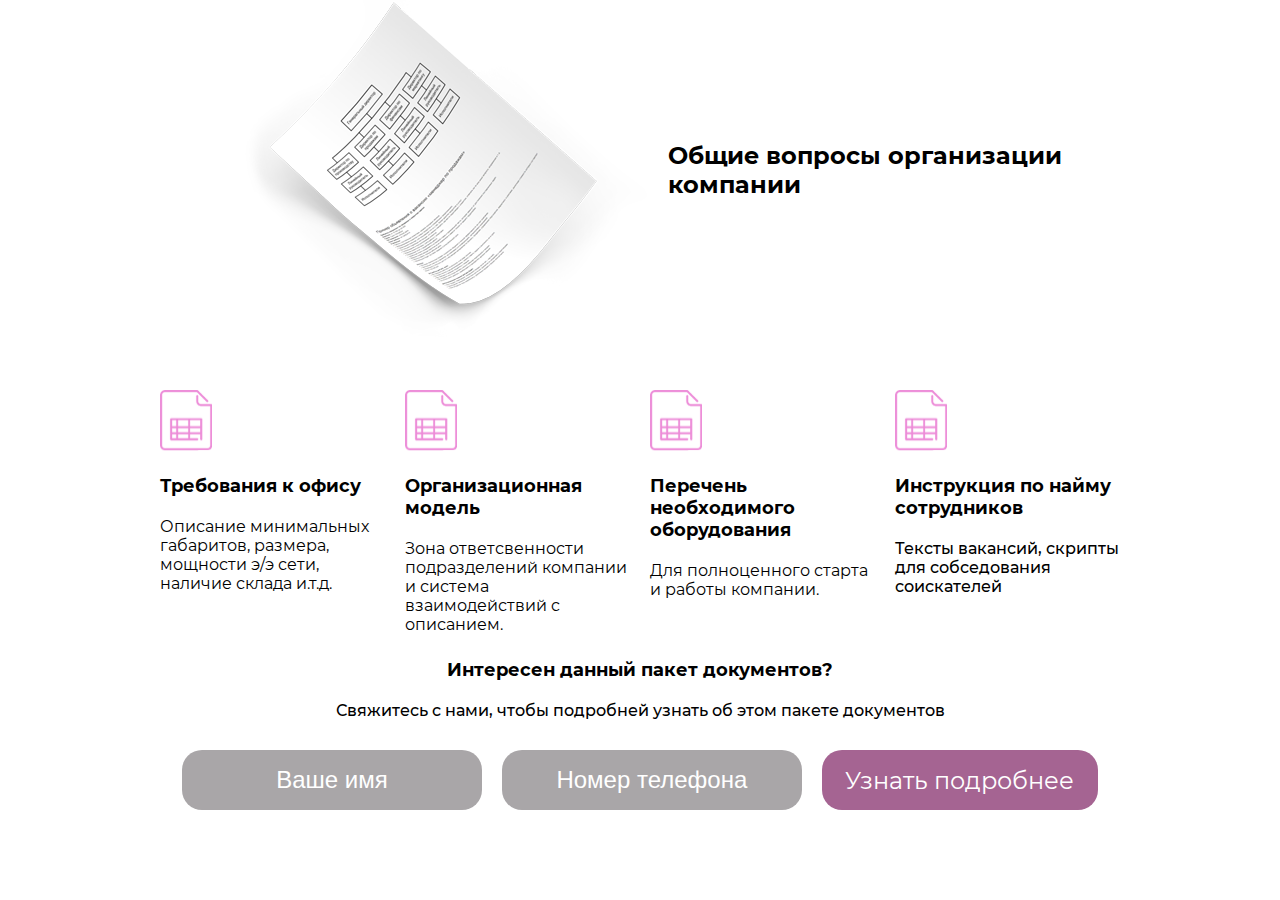
<file: booking1.html>
<!DOCTYPE html>
<html lang="en">
<head>
    <meta charset="UTF-8">
    <meta http-equiv="X-UA-Compatible" content="IE=edge">
    <meta name="viewport" content="width=device-width, initial-scale=1.0">
    <title>bo</title>
    <link rel="stylesheet" href="./assets/css/mainBooking1.css">
</head>
<body>
    <section class="section1">
        <div class="section1__Full">
            <div class="section1__ContUp">
                <img src="./assets/img/GAZET1.png" alt="GAZET1">
                <h2>Общие вопросы организации<br>компании</h2>
            </div>
            <div class="section1__ContDown">
                <div class="section1__IconCont">
                    <div class="section1__cont1">
                        <img src="./assets/img/DOPsec_icon1.svg" alt="DOPsec_icon1">
                        <h4>Требования к офису</h4>
                        <p>Описание минимальных габаритов, размера, мощности э/э сети, наличие склада и.т.д.</p>
                    </div>
                </div>
                <div class="section1__IconCont">
                    <div class="section1__cont1">
                        <img src="./assets/img/DOPsec_icon1.svg" alt="DOPsec_icon1">
                        <h4>Организационная модель</h4>
                        <p>Зона ответсвенности подразделений компании и система взаимодействий c описанием.</p>
                    </div>
                </div>
                <div class="section1__IconCont">
                    <div class="section1__cont1">
                        <img src="./assets/img/DOPsec_icon1.svg" alt="DOPsec_icon1">
                        <h4>Перечень необходимого оборудования</h4>
                        <p>Для полноценного старта и работы компании.</p>
                    </div>
                </div>
                <div class="section1__IconCont">
                    <div class="section1__cont1">
                        <img src="./assets/img/DOPsec_icon1.svg" alt="DOPsec_icon1">
                        <h4>Инструкция по найму сотрудников</h4>
                        <h5>Тексты вакансий, скрипты для собседования соискателей</h5>
                    </div>
                </div>
            </div>
            <h4>Интересен данный пакет документов?</h4>
            <h5>Свяжитесь с нами, чтобы подробней узнать об этом пакете документов</h5>
            <div class="section1__ButtonCont">
                <input type="text" placeholder="Ваше имя" maxlength="20">
                <input type="text" placeholder="Номер телефона" maxlength="20">
                <div class="section1__button">
                    <h3>Узнать подробнее</h3>
                </div>
            </div>
        </div>
    </section>
</body>
</html>
</file>
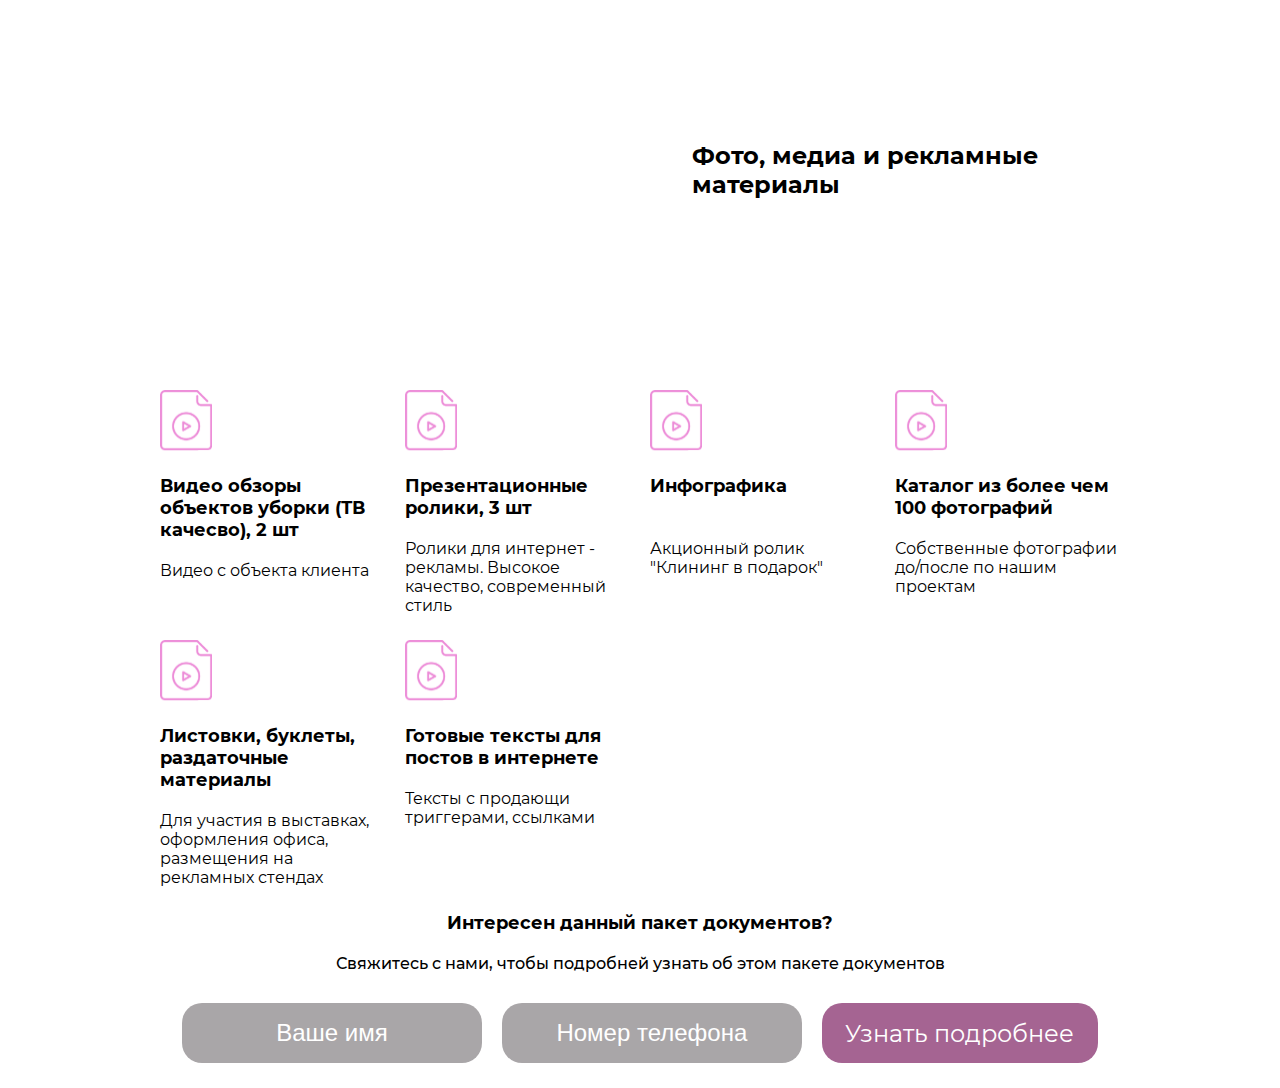
<file: booking10.html>
<!DOCTYPE html>
<html lang="en">
<head>
    <meta charset="UTF-8">
    <meta http-equiv="X-UA-Compatible" content="IE=edge">
    <meta name="viewport" content="width=device-width, initial-scale=1.0">
    <title>bo</title>
    <link rel="stylesheet" href="./assets/css/mainBackground4.css">
</head>
<body>
    <section class="section1">
        <div class="section1__Full">
            <div class="section1__ContUp">
                <img style="visibility: hidden;" src="./assets/img/GAZET7.png" alt="GAZET1">
                <h2>Фото, медиа и рекламные<br>материалы</h2>
            </div>
            <div class="section1__ContDown">
                <div class="section1__IconCont">
                    <div class="section1__cont1">
                        <img src="./assets/img/DOPsec_icon7.svg" alt="DOPsec_icon7">
                        <h4>Видео обзоры объектов уборки (ТВ качесво), 2 шт</h4>
                        <p>Видео с объекта клиента</p>
                    </div>
                </div>
                <div class="section1__IconCont">
                    <div class="section1__cont1">
                        <img src="./assets/img/DOPsec_icon7.svg" alt="DOPsec_icon7">
                        <h4>Презентационные ролики, 3 шт</h4>
                        <p>Ролики для интернет - рекламы. Высокое качество, современный стиль</p>
                    </div>
                </div>
                <div class="section1__IconCont">
                    <div class="section1__cont1">
                        <img src="./assets/img/DOPsec_icon7.svg" alt="DOPsec_icon7">
                        <h4>Инфографика<br><br></h4>
                        <p>Акционный ролик "Клининг в подарок"</p>
                    </div>
                </div>
                <div class="section1__IconCont">
                    <div class="section1__cont1">
                        <img src="./assets/img/DOPsec_icon7.svg" alt="DOPsec_icon7">
                        <h4>Каталог из более чем 100 фотографий</h4>
                        <p>Собственные фотографии до/после по нашим проектам</p>
                    </div>
                </div>
            </div>
            <div class="section1__ContDown">
                <div class="section1__IconCont">
                    <div class="section1__cont1">
                        <img src="./assets/img/DOPsec_icon7.svg" alt="DOPsec_icon7">
                        <h4>Листовки, буклеты, раздаточные материалы</h4>
                        <p>Для участия в выставках, оформления офиса, размещения на рекламных стендах</p>
                    </div>
                </div>
                <div class="section1__IconCont">
                    <div class="section1__cont1">
                        <img src="./assets/img/DOPsec_icon7.svg" alt="DOPsec_icon7">
                        <h4>Готовые тексты для постов в интернете</h4>
                        <p>Тексты с продающи триггерами, ссылками</p>
                    </div>
                </div>
                <div id="DELET" class="section1__IconCont">
                    <div class="section1__cont1">
                        <img src="./assets/img/DOPsec_icon7.svg" alt="DOPsec_icon7">
                        <h4>ТБ использования высотной техники</h4>
                        
                    </div>
                </div>
                <div id="DELET" class="section1__IconCont">
                    <div class="section1__cont1">
                        <img src="./assets/img/DOPsec_icon7.svg" alt="DOPsec_icon7">
                        <h4>ТБ использования высотной техники</h4>
                        
                    </div>
                </div>
            </div>
            <h4>Интересен данный пакет документов?</h4>
            <h5>Свяжитесь с нами, чтобы подробней узнать об этом пакете документов</h5>
            <div class="section1__ButtonCont">
                <input type="text" placeholder="Ваше имя" maxlength="20">
                <input type="text" placeholder="Номер телефона" maxlength="20">
                <div class="section1__button">
                    <a href=""><h3>Узнать подробнее</h3></a>
                </div>
            </div>
        </div>
    </section>
</body>
</html>
</file>
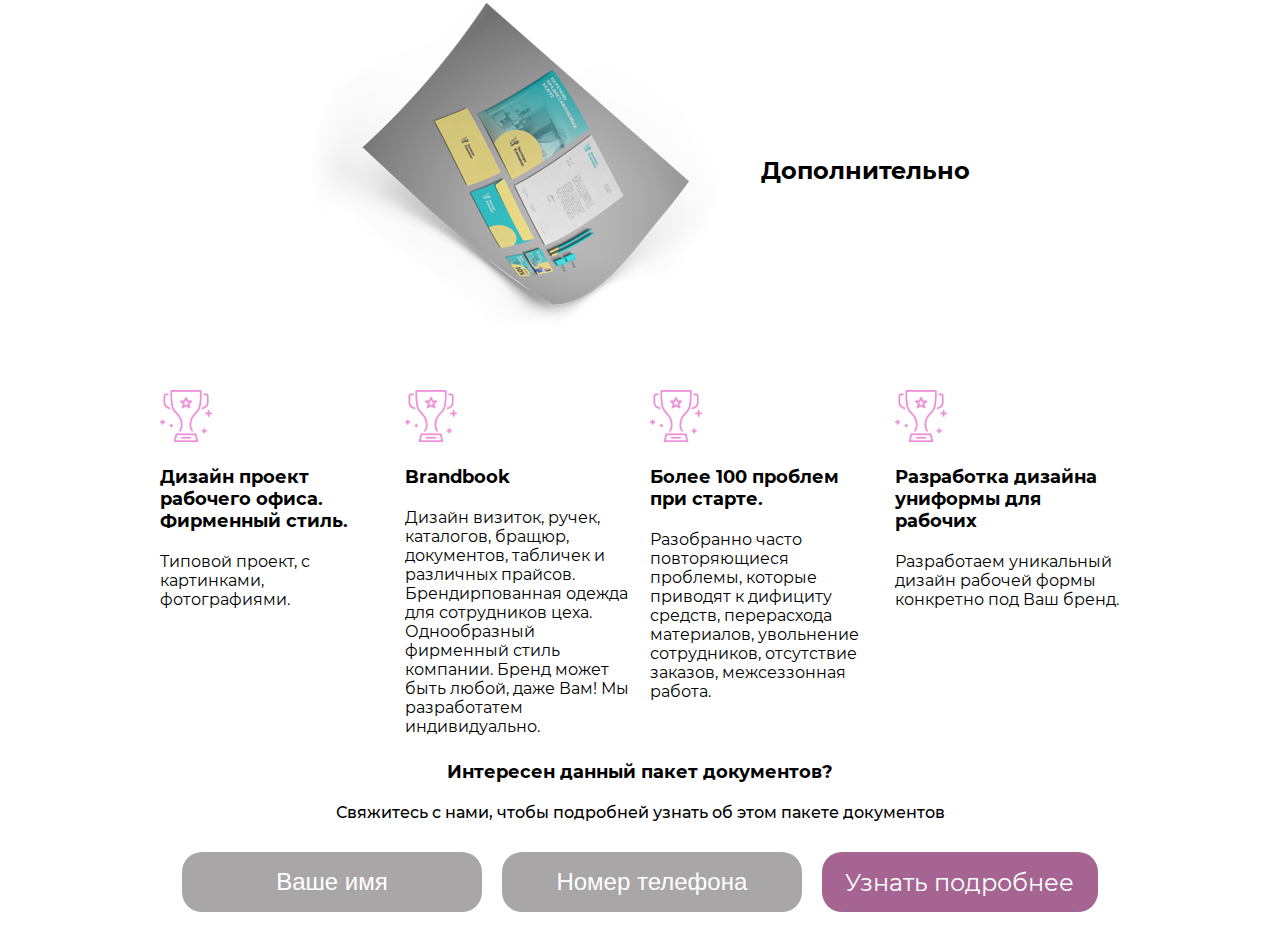
<file: booking11.html>
<!DOCTYPE html>
<html lang="en">
<head>
    <meta charset="UTF-8">
    <meta http-equiv="X-UA-Compatible" content="IE=edge">
    <meta name="viewport" content="width=device-width, initial-scale=1.0">
    <title>bo</title>
    <link rel="stylesheet" href="./assets/css/mainBackground4.css">
</head>
<body>
    <section class="section1">
        <div class="section1__Full">
            <div class="section1__ContUp">
                <img src="./assets/img/GAZET9.png" alt="GAZET9">
                <h2>Дополнительно</h2>
            </div>
            <div class="section1__ContDown">
                <div class="section1__IconCont">
                    <div class="section1__cont1">
                        <img src="./assets/img/DOPsec_icon8.svg" alt="DOPsec_icon8">
                        <h4>Дизайн проект рабочего офиса. Фирменный стиль.</h4>
                        <p>Типовой проект, с картинками, фотографиями.</p>
                    </div>
                </div>
                <div class="section1__IconCont">
                    <div class="section1__cont1">
                        <img src="./assets/img/DOPsec_icon8.svg" alt="DOPsec_icon8">
                        <h4>Brandbook</h4>
                        <p>Дизайн визиток, ручек, каталогов, бращюр, документов, табличек и различных прайсов. Брендирпованная одежда для сотрудников цеха. Однообразный фирменный стиль компании. Бренд может быть любой, даже Вам! Мы разработатем индивидуально.</p>
                    </div>
                </div>
                <div class="section1__IconCont">
                    <div class="section1__cont1">
                        <img src="./assets/img/DOPsec_icon8.svg" alt="DOPsec_icon8">
                        <h4>Более 100 проблем при старте.</h4>
                        <p>Разобранно часто повторяющиеся проблемы, которые приводят к дифициту средств, перерасхода материалов, увольнение сотрудников, отсутствие заказов, межсеззонная работа.</p>
                    </div>
                </div>
                <div class="section1__IconCont">
                    <div class="section1__cont1">
                        <img src="./assets/img/DOPsec_icon8.svg" alt="DOPsec_icon8">
                        <h4>Разработка дизайна униформы для рабочих</h4>
                        <p>Разработаем уникальный дизайн рабочей формы конкретно под Ваш бренд.</p>
                    </div>
                </div>
            </div>
            <h4>Интересен данный пакет документов?</h4>
            <h5>Свяжитесь с нами, чтобы подробней узнать об этом пакете документов</h5>
            <div class="section1__ButtonCont">
                <input type="text" placeholder="Ваше имя" maxlength="20">
                <input type="text" placeholder="Номер телефона" maxlength="20">
                <div class="section1__button">
                    <a href=""><h3>Узнать подробнее</h3></a>
                </div>
            </div>
        </div>
    </section>
</body>
</html>
</file>
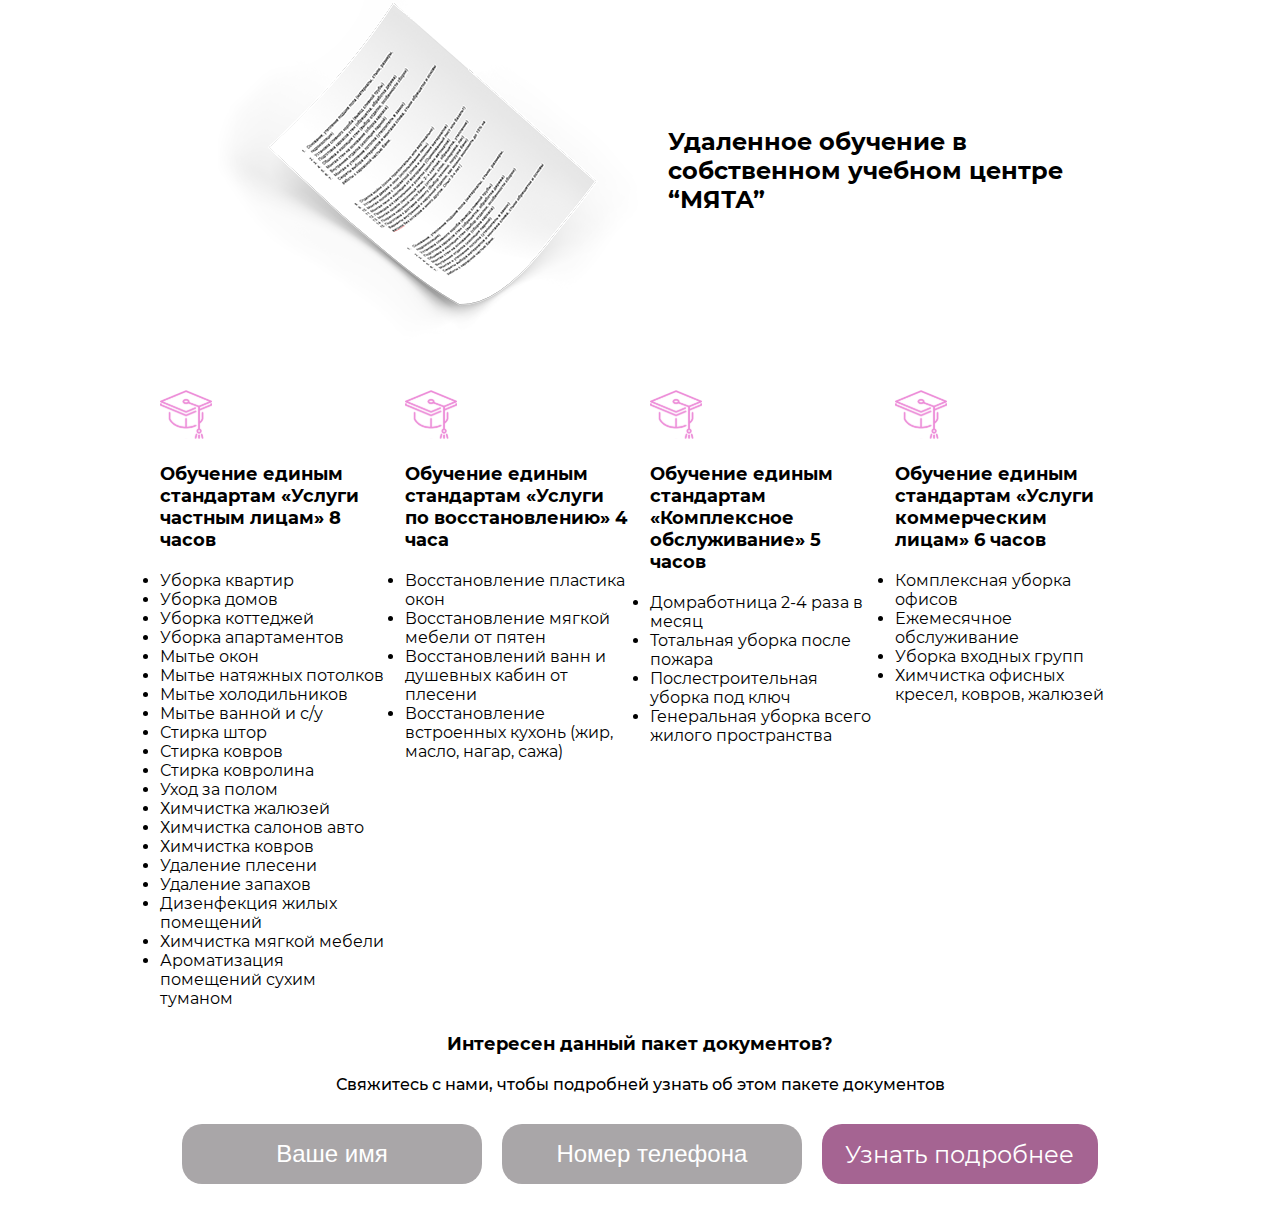
<file: booking3.html>
<!DOCTYPE html>
<html lang="en">
<head>
    <meta charset="UTF-8">
    <meta http-equiv="X-UA-Compatible" content="IE=edge">
    <meta name="viewport" content="width=device-width, initial-scale=1.0">
    <title>bo</title>
    <link rel="stylesheet" href="./assets/css/mainBooking2.css">
</head>
<body>
    <section class="section1">
        <div class="section1__Full">
            <div class="section1__ContUp">
                <img src="./assets/img/GAZET3.png" alt="GAZET1">
                <h2>Удаленное обучение в<br>собственном учебном центре<br>“МЯТА”</h2>
            </div>
            <div class="section1__ContDown">
                <div class="section1__IconCont">
                    <div class="section1__cont1">
                        <img src="./assets/img/DOPSec__hat.svg" alt="DOPsec__hat">
                        <h4>Обучение единым стандартам «Услуги частным лицам» 8 часов</h4>
                        <ul>
                            <li><p>Уборка квартир</p></li>
                            <li><p>Уборка домов</p></li>
                            <li><p>Уборка коттеджей</p></li>
                            <li><p>Уборка апартаментов</p></li>
                            <li><p>Мытье окон</p></li>
                            <li><p>Мытье натяжных потолков</p></li>
                            <li><p>Мытье холодильников</p></li>
                            <li><p>Мытье ванной и с/у</p></li>
                            <li><p>Стирка штор</p></li>
                            <li><p>Стирка ковров</p></li>
                            <li><p>Стирка ковролина</p></li>
                            <li><p>Уход за полом</p></li>
                            <li><p>Химчистка жалюзей</p></li>
                            <li><p>Химчистка салонов авто</p></li>
                            <li><p>Химчистка ковров</p></li>
                            <li><p>Удаление плесени</p></li>
                            <li><p>Удаление запахов</p></li>
                            <li><p>Дизенфекция жилых помещений</p></li>
                            <li><p>Химчистка мягкой мебели</p></li>
                            <li><p>Ароматизация помещений сухим туманом</p></li>
                        </ul>
                    </div>
                </div>
                <div class="section1__IconCont">
                    <div class="section1__cont1">
                        <img src="./assets/img/DOPSec__hat.svg" alt="DOPsec__hat">
                        <h4>Обучение единым стандартам «Услуги по восстановлению» 4 часа</h4>
                        <ul>
                            <li><p>Восстановление пластика окон</p></li>
                            <li><p>Восстановление мягкой мебели от пятен</p></li>
                            <li><p>Восстановлений ванн и душевных кабин от плесени</p></li>
                            <li><p>Восстановление встроенных кухонь (жир, масло, нагар, сажа)</p></li>
                        </ul>
                    </div>
                </div>
                <div class="section1__IconCont">
                    <div class="section1__cont1">
                        <img src="./assets/img/DOPSec__hat.svg" alt="DOPsec__hat">
                        <h4>Обучение единым стандартам «Комплексное обслуживание» 5 часов</h4>
                        <ul>
                            <li><p>Домработница 2-4 раза в месяц</p></li>
                            <li><p>Тотальная уборка после пожара</p></li>
                            <li><p>Послестроительная уборка под ключ</p></li>
                            <li><p>Генеральная уборка всего жилого пространства</p></li>
                        </ul>
                    </div>
                </div>
                <div class="section1__IconCont">
                    <div class="section1__cont1">
                        <img src="./assets/img/DOPSec__hat.svg" alt="DOPsec__hat">
                        <h4>Обучение единым стандартам «Услуги коммерческим лицам» 6 часов</h4>
                        <ul>
                            <li><p>Комплексная уборка офисов</p></li>
                            <li><p>Ежемесячное обслуживание</p></li>
                            <li><p>Уборка входных групп</p></li>
                            <li><p>Химчистка офисных кресел, ковров, жалюзей</p></li>
                        </ul>
                    </div>
                </div>
            </div>
            <h4>Интересен данный пакет документов?</h4>
            <h5>Свяжитесь с нами, чтобы подробней узнать об этом пакете документов</h5>
            <div class="section1__ButtonCont">
                <input type="text" placeholder="Ваше имя" maxlength="20">
                <input type="text" placeholder="Номер телефона" maxlength="20">
                <div class="section1__button">
                    <a href=""><h3>Узнать подробнее</h3></a>
                </div>
            </div>
        </div>
    </section>
</body>
</html>
</file>
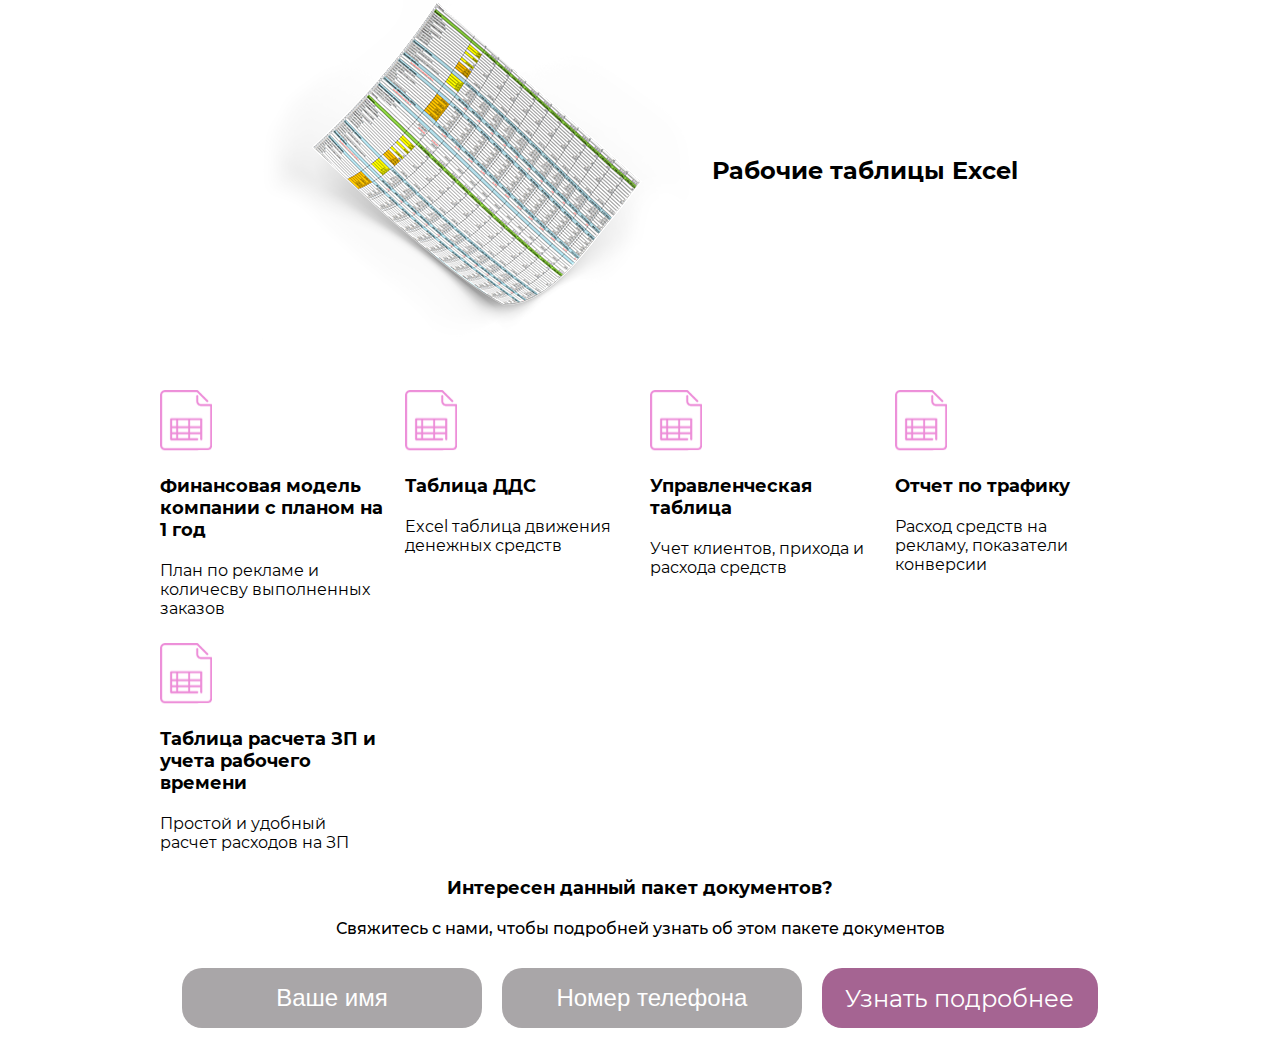
<file: booking4.html>
<!DOCTYPE html>
<html lang="en">
<head>
    <meta charset="UTF-8">
    <meta http-equiv="X-UA-Compatible" content="IE=edge">
    <meta name="viewport" content="width=device-width, initial-scale=1.0">
    <title>bo</title>
    <link rel="stylesheet" href="./assets/css/mainBackground4.css">
</head>
<body>
    <section class="section1">
        <div class="section1__Full">
            <div class="section1__ContUp">
                <img src="./assets/img/GAZET4.png" alt="GAZET1">
                <h2>Рабочие таблицы Excel</h2>
            </div>
            <div class="section1__ContDown">
                <div class="section1__IconCont">
                    <div class="section1__cont1">
                        <img src="./assets/img/DOPsec_icon1.svg" alt="DOPsec_icon1">
                        <h4>Финансовая модель компании с планом на 1 год</h4>
                        <p>План по рекламе и количесву выполненных заказов</p>
                    </div>
                </div>
                <div class="section1__IconCont">
                    <div class="section1__cont1">
                        <img src="./assets/img/DOPsec_icon1.svg" alt="DOPsec_icon1">
                        <h4>Таблица ДДС</h4>
                        <p>Excel таблица движения денежных средств</p>
                    </div>
                </div>
                <div class="section1__IconCont">
                    <div class="section1__cont1">
                        <img src="./assets/img/DOPsec_icon1.svg" alt="DOPsec_icon1">
                        <h4>Управленческая таблица</h4>
                        <p>Учет клиентов, прихода и расхода средств</p>
                    </div>
                </div>
                <div class="section1__IconCont">
                    <div class="section1__cont1">
                        <img src="./assets/img/DOPsec_icon1.svg" alt="DOPsec_icon1">
                        <h4>Отчет по трафику</h4>
                        <p>Расход средств на рекламу, показатели конверсии</p>
                    </div>
                </div>
            </div>
            <div class="section1__ContDown">
                <div class="section1__IconCont">
                    <div class="section1__cont1">
                        <img src="./assets/img/DOPsec_icon1.svg" alt="DOPsec_icon1">
                        <h4>Таблица расчета ЗП и учета рабочего времени</h4>
                        <p>Простой и удобный расчет расходов на ЗП</p>
                    </div>
                </div>
                <div id="DELET" class="section1__IconCont">
                    <div class="section1__cont1">
                        <img src="./assets/img/DOPsec_icon1.svg" alt="DOPsec_icon1">
                        <h4>ТБ использования высотной техники</h4>
                        
                    </div>
                </div>
                <div id="DELET" class="section1__IconCont">
                    <div class="section1__cont1">
                        <img src="./assets/img/DOPsec_icon1.svg" alt="DOPsec_icon1">
                        <h4>ТБ использования высотной техники</h4>
                        
                    </div>
                </div>
                <div id="DELET" class="section1__IconCont">
                    <div class="section1__cont1">
                        <img src="./assets/img/DOPsec_icon1.svg" alt="DOPsec_icon1">
                        <h4>ТБ использования высотной техники</h4>
                        
                    </div>
                </div>
            </div>
            <h4>Интересен данный пакет документов?</h4>
            <h5>Свяжитесь с нами, чтобы подробней узнать об этом пакете документов</h5>
            <div class="section1__ButtonCont">
                <input type="text" placeholder="Ваше имя" maxlength="20">
                <input type="text" placeholder="Номер телефона" maxlength="20">
                <div class="section1__button">
                    <a href=""><h3>Узнать подробнее</h3></a>
                </div>
            </div>
        </div>
    </section>
</body>
</html>
</file>
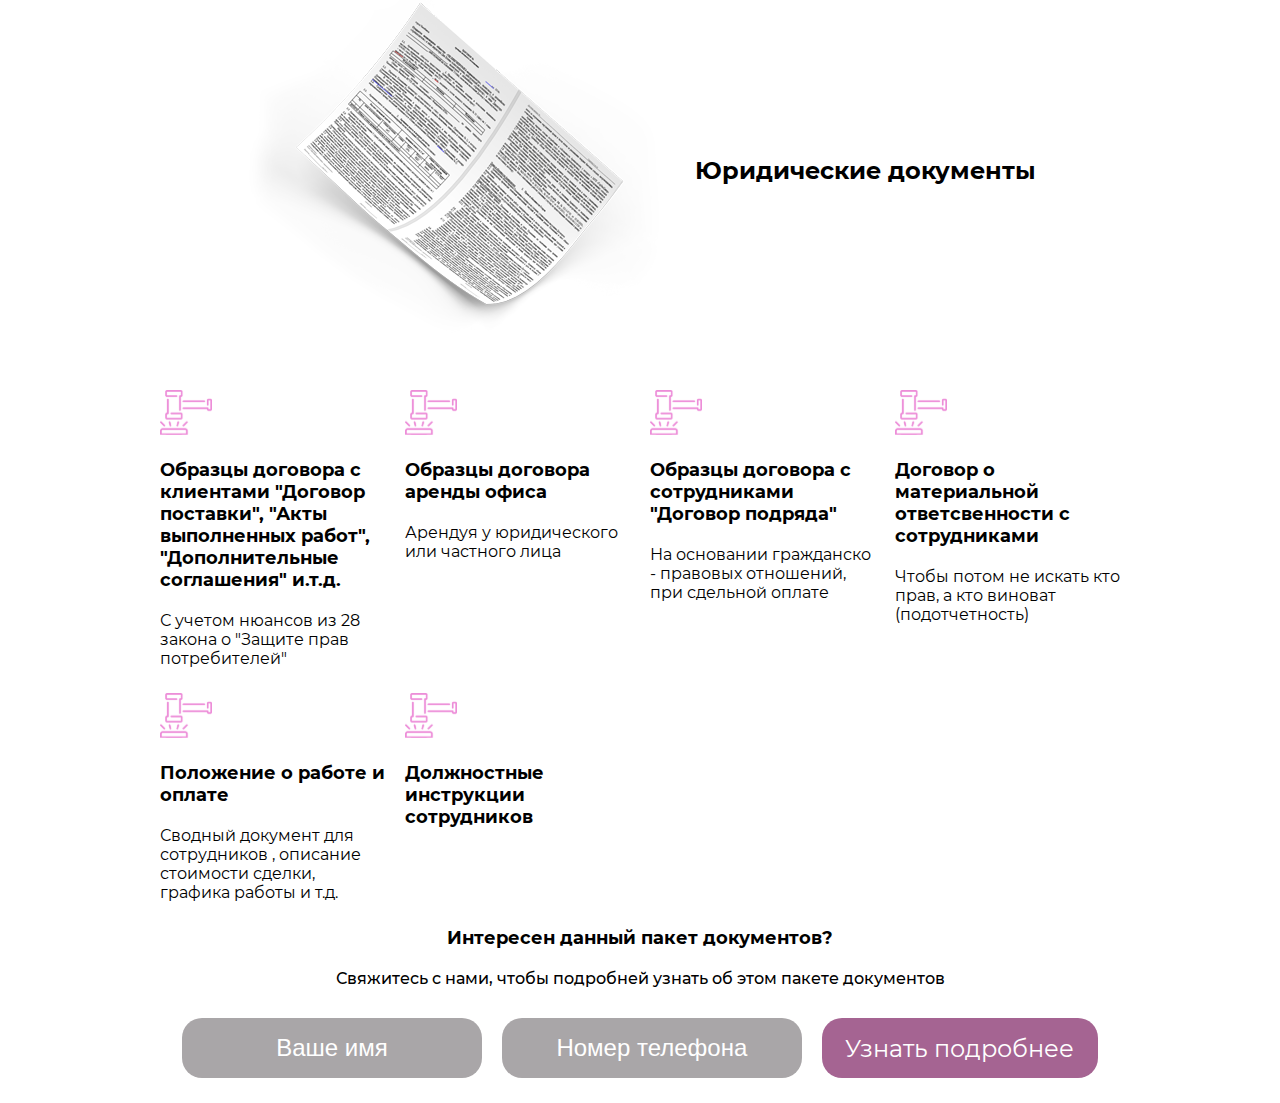
<file: booking5.html>
<!DOCTYPE html>
<html lang="en">
<head>
    <meta charset="UTF-8">
    <meta http-equiv="X-UA-Compatible" content="IE=edge">
    <meta name="viewport" content="width=device-width, initial-scale=1.0">
    <title>bo</title>
    <link rel="stylesheet" href="./assets/css/mainBackground4.css">
</head>
<body>
    <section class="section1">
        <div class="section1__Full">
            <div class="section1__ContUp">
                <img src="./assets/img/GAZET5.png" alt="GAZET1">
                <h2>Юридические документы</h2>
            </div>
            <div class="section1__ContDown">
                <div class="section1__IconCont">
                    <div class="section1__cont1">
                        <img src="./assets/img/DOPsec_icon2.svg" alt="DOPsec_icon2">
                        <h4>Образцы договора с клиентами "Договор поставки", "Акты выполненных работ", "Дополнительные соглашения" и.т.д.</h4>
                        <p>С учетом нюансов из 28 закона о "Защите прав потребителей"</p>
                    </div>
                </div>
                <div class="section1__IconCont">
                    <div class="section1__cont1">
                        <img src="./assets/img/DOPsec_icon2.svg" alt="DOPsec_icon2">
                        <h4>Образцы договора аренды офиса</h4>
                        <p>Арендуя у юридического или частного лица</p>
                    </div>
                </div>
                <div class="section1__IconCont">
                    <div class="section1__cont1">
                        <img src="./assets/img/DOPsec_icon2.svg" alt="DOPsec_icon2">
                        <h4>Образцы договора с сотрудниками "Договор подряда"</h4>
                        <p>На основании гражданско - правовых отношений, при сдельной оплате</p>
                    </div>
                </div>
                <div class="section1__IconCont">
                    <div class="section1__cont1">
                        <img src="./assets/img/DOPsec_icon2.svg" alt="DOPsec_icon2">
                        <h4>Договор о материальной ответсвенности с сотрудниками</h4>
                        <p>Чтобы потом не искать кто прав, а кто виноват (подотчетность)</p>
                    </div>
                </div>
            </div>
            <div class="section1__ContDown">
                <div class="section1__IconCont">
                    <div class="section1__cont1">
                        <img src="./assets/img/DOPsec_icon2.svg" alt="DOPsec_icon2">
                        <h4>Положение о работе и оплате</h4>
                        <p>Сводный документ для сотрудников , описание стоимости сделки, графика работы и т.д.</p>
                    </div>
                </div>
                <div class="section1__IconCont">
                    <div class="section1__cont1">
                        <img src="./assets/img/DOPsec_icon2.svg" alt="DOPsec_icon2">
                        <h4>Должностные инструкции сотрудников</h4>
                        
                    </div>
                </div>
                <div id="DELET" class="section1__IconCont">
                    <div class="section1__cont1">
                        <img src="./assets/img/DOPsec_icon2.svg" alt="DOPsec_icon2">
                        <h4>ТБ использования высотной техники</h4>
                        
                    </div>
                </div>
                <div id="DELET" class="section1__IconCont">
                    <div class="section1__cont1">
                        <img src="./assets/img/DOPsec_icon2.svg" alt="DOPsec_icon2">
                        <h4>ТБ использования высотной техники</h4>
                        
                    </div>
                </div>
            </div>
            <h4>Интересен данный пакет документов?</h4>
            <h5>Свяжитесь с нами, чтобы подробней узнать об этом пакете документов</h5>
            <div class="section1__ButtonCont">
                <input type="text" placeholder="Ваше имя" maxlength="20">
                <input type="text" placeholder="Номер телефона" maxlength="20">
                <div class="section1__button">
                    <a href=""><h3>Узнать подробнее</h3></a>
                </div>
            </div>
        </div>
    </section>
</body>
</html>
</file>
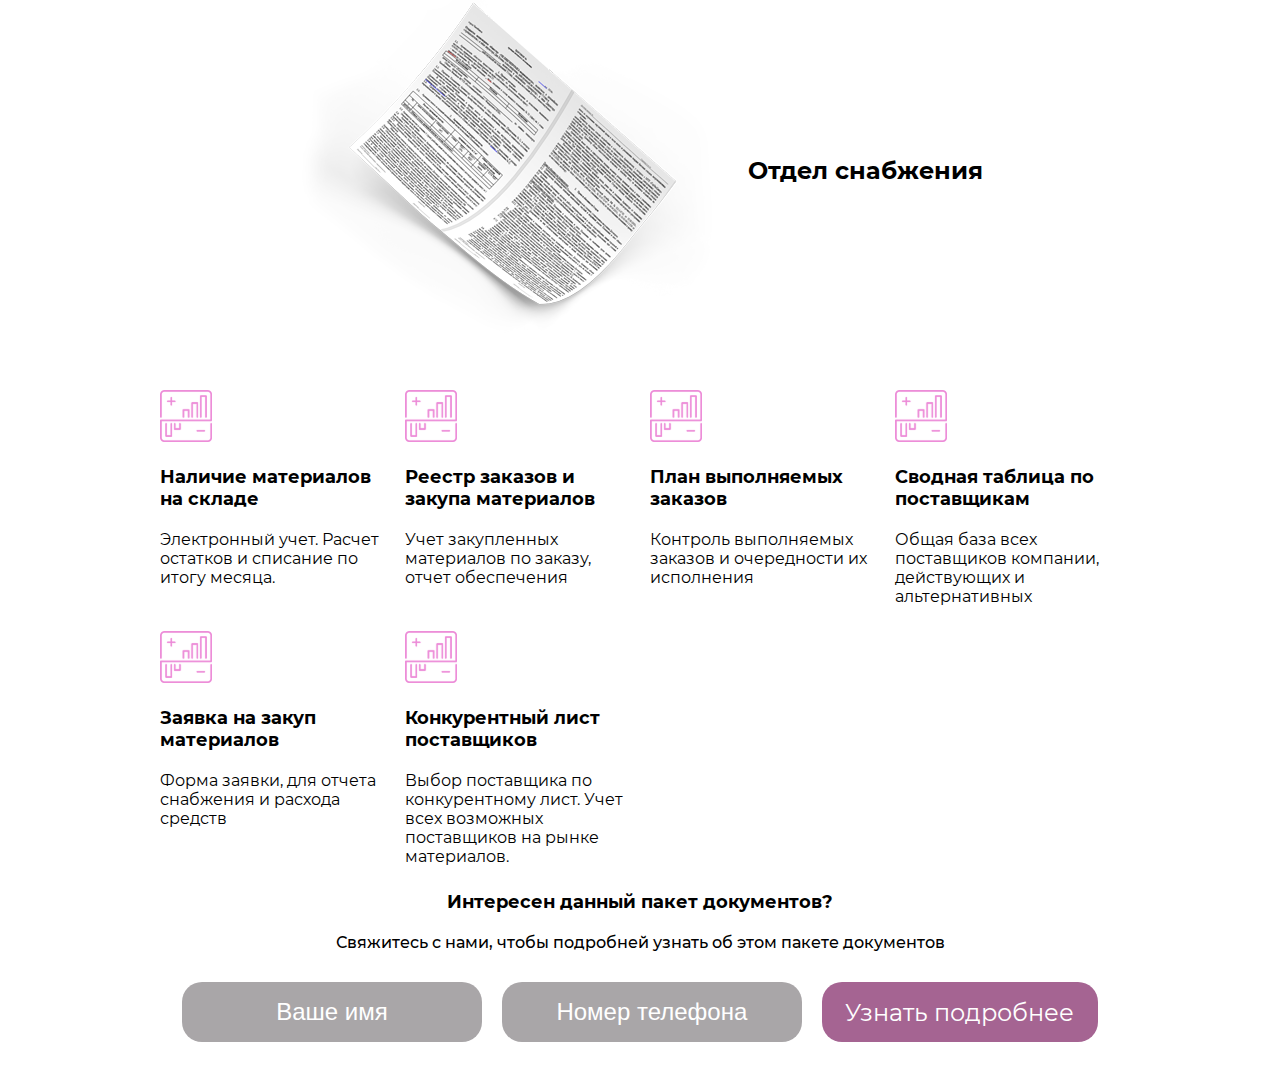
<file: booking6.html>
<!DOCTYPE html>
<html lang="en">
<head>
    <meta charset="UTF-8">
    <meta http-equiv="X-UA-Compatible" content="IE=edge">
    <meta name="viewport" content="width=device-width, initial-scale=1.0">
    <title>bo</title>
    <link rel="stylesheet" href="./assets/css/mainBackground4.css">
</head>
<body>
    <section class="section1">
        <div class="section1__Full">
            <div class="section1__ContUp">
                <img src="./assets/img/GAZET5.png" alt="GAZET1">
                <h2>Отдел снабжения</h2>
            </div>
            <div class="section1__ContDown">
                <div class="section1__IconCont">
                    <div class="section1__cont1">
                        <img src="./assets/img/DOPsec_icon3.svg" alt="DOPsec_icon3">
                        <h4>Наличие материалов на складе</h4>
                        <p>Электронный учет. Расчет остатков и списание по итогу месяца.</p>
                    </div>
                </div>
                <div class="section1__IconCont">
                    <div class="section1__cont1">
                        <img src="./assets/img/DOPsec_icon3.svg" alt="DOPsec_icon3">
                        <h4>Реестр заказов и закупа материалов</h4>
                        <p>Учет закупленных материалов по заказу, отчет обеспечения</p>
                    </div>
                </div>
                <div class="section1__IconCont">
                    <div class="section1__cont1">
                        <img src="./assets/img/DOPsec_icon3.svg" alt="DOPsec_icon3">
                        <h4>План выполняемых заказов</h4>
                        <p>Контроль выполняемых заказов и очередности их исполнения</p>
                    </div>
                </div>
                <div class="section1__IconCont">
                    <div class="section1__cont1">
                        <img src="./assets/img/DOPsec_icon3.svg" alt="DOPsec_icon3">
                        <h4>Сводная таблица по поставщикам</h4>
                        <p>Общая база всех поставщиков компании, действующих и альтернативных</p>
                    </div>
                </div>
            </div>
            <div class="section1__ContDown">
                <div class="section1__IconCont">
                    <div class="section1__cont1">
                        <img src="./assets/img/DOPsec_icon3.svg" alt="DOPsec_icon3">
                        <h4>Заявка на закуп материалов</h4>
                        <p>Форма заявки, для отчета снабжения и расхода средств</p>
                    </div>
                </div>
                <div class="section1__IconCont">
                    <div class="section1__cont1">
                        <img src="./assets/img/DOPsec_icon3.svg" alt="DOPsec_icon3">
                        <h4>Конкурентный лист поставщиков</h4>
                        <p>Выбор поставщика по конкурентному лист. Учет всех возможных поставщиков на рынке материалов.</p>
                    </div>
                </div>
                <div id="DELET" class="section1__IconCont">
                    <div class="section1__cont1">
                        <img src="./assets/img/DOPsec_icon3.svg" alt="DOPsec_icon3">
                        <h4>ТБ использования высотной техники</h4>
                        
                    </div>
                </div>
                <div id="DELET" class="section1__IconCont">
                    <div class="section1__cont1">
                        <img src="./assets/img/DOPsec_icon3.svg" alt="DOPsec_icon3">
                        <h4>ТБ использования высотной техники</h4>
                        
                    </div>
                </div>
            </div>
            <h4>Интересен данный пакет документов?</h4>
            <h5>Свяжитесь с нами, чтобы подробней узнать об этом пакете документов</h5>
            <div class="section1__ButtonCont">
                <input type="text" placeholder="Ваше имя" maxlength="20">
                <input type="text" placeholder="Номер телефона" maxlength="20">
                <div class="section1__button">
                    <a href=""><h3>Узнать подробнее</h3></a>
                </div>
            </div>
        </div>
    </section>
</body>
</html>
</file>
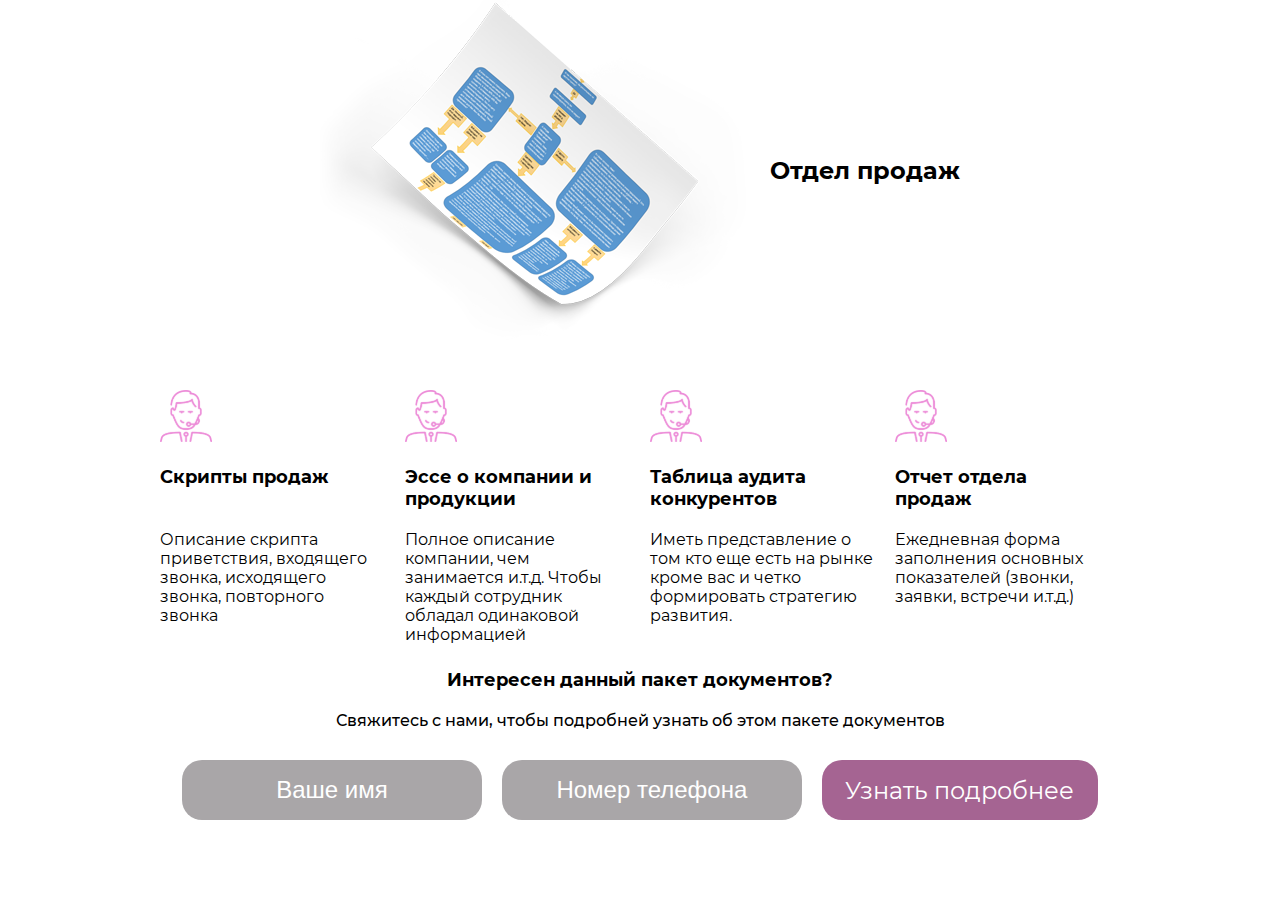
<file: booking7.html>
<!DOCTYPE html>
<html lang="en">
<head>
    <meta charset="UTF-8">
    <meta http-equiv="X-UA-Compatible" content="IE=edge">
    <meta name="viewport" content="width=device-width, initial-scale=1.0">
    <title>bo</title>
    <link rel="stylesheet" href="./assets/css/mainBackground4.css">
</head>
<body>
    <section class="section1">
        <div class="section1__Full">
            <div class="section1__ContUp">
                <img src="./assets/img/GAZET6.png" alt="GAZET1">
                <h2>Отдел продаж</h2>
            </div>
            <div class="section1__ContDown">
                <div class="section1__IconCont">
                    <div class="section1__cont1">
                        <img src="./assets/img/DOPsec_icon4.svg" alt="DOPsec_icon4">
                        <h4>Скрипты продаж<br><br></h4>
                        <p>Описание скрипта приветствия, входящего звонка, исходящего звонка, повторного звонка</p>
                    </div>
                </div>
                <div class="section1__IconCont">
                    <div class="section1__cont1">
                        <img src="./assets/img/DOPsec_icon4.svg" alt="DOPsec_icon4">
                        <h4>Эссе о компании и продукции</h4>
                        <p>Полное описание компании, чем занимается и.т.д. Чтобы каждый сотрудник обладал одинаковой информацией</p>
                    </div>
                </div>
                <div class="section1__IconCont">
                    <div class="section1__cont1">
                        <img src="./assets/img/DOPsec_icon4.svg" alt="DOPsec_icon4">
                        <h4>Таблица аудита конкурентов</h4>
                        <p>Иметь представление о том кто еще есть на рынке кроме вас и четко формировать стратегию развития.</p>
                    </div>
                </div>
                <div class="section1__IconCont">
                    <div class="section1__cont1">
                        <img src="./assets/img/DOPsec_icon4.svg" alt="DOPsec_icon4">
                        <h4>Отчет отдела<br>продаж</h4>
                        <p>Ежедневная форма заполнения основных показателей (звонки, заявки, встречи и.т.д.)</p>
                    </div>
                </div>
            </div>
            <h4>Интересен данный пакет документов?</h4>
            <h5>Свяжитесь с нами, чтобы подробней узнать об этом пакете документов</h5>
            <div class="section1__ButtonCont">
                <input type="text" placeholder="Ваше имя" maxlength="20">
                <input type="text" placeholder="Номер телефона" maxlength="20">
                <div class="section1__button">
                    <a href=""><h3>Узнать подробнее</h3></a>
                </div>
            </div>
        </div>
    </section>
</body>
</html>
</file>
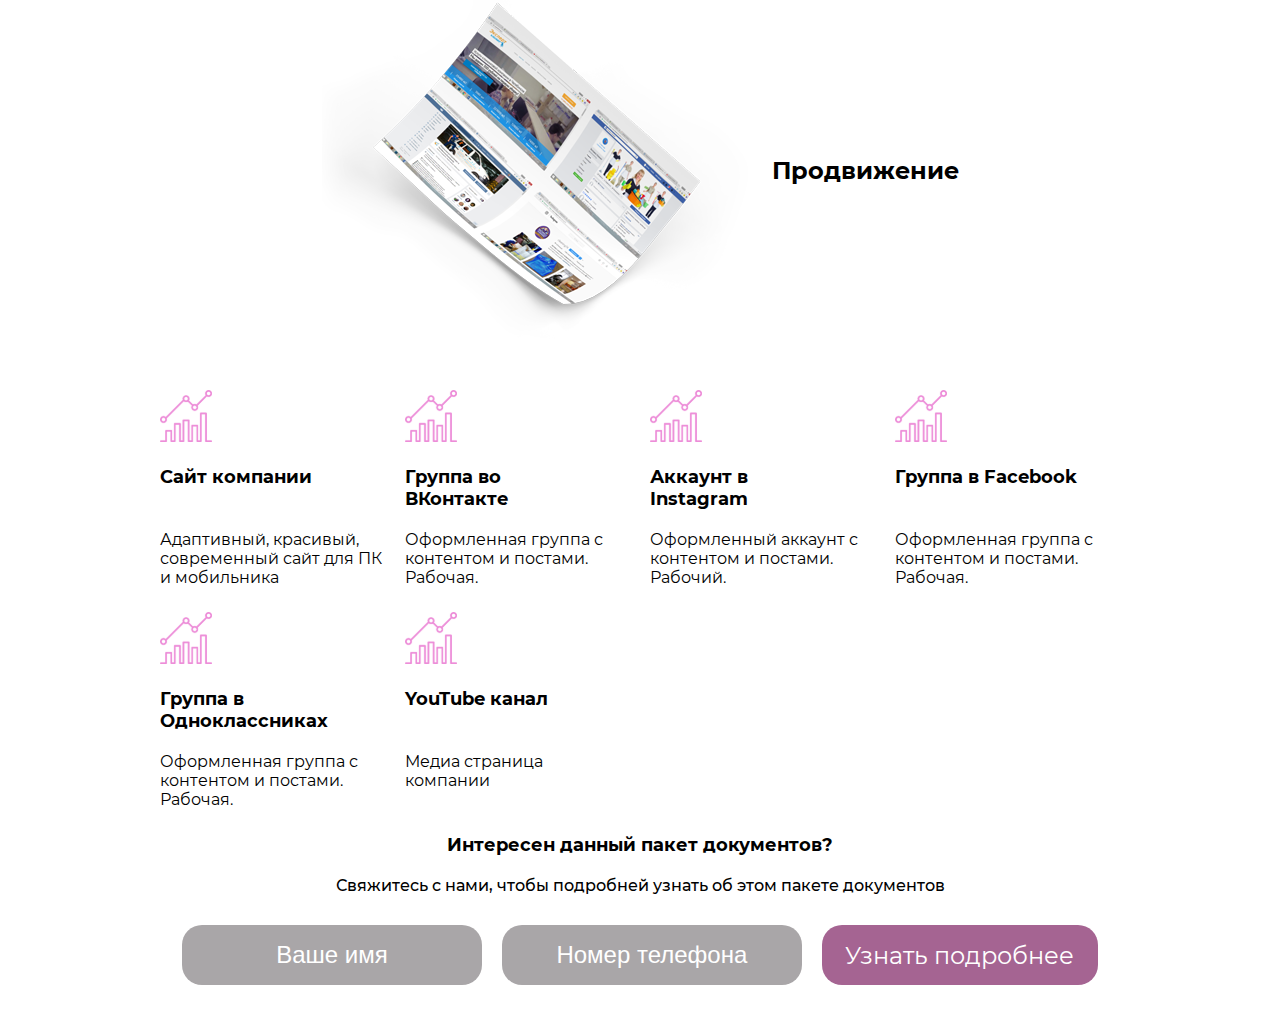
<file: booking8.html>
<!DOCTYPE html>
<html lang="en">
<head>
    <meta charset="UTF-8">
    <meta http-equiv="X-UA-Compatible" content="IE=edge">
    <meta name="viewport" content="width=device-width, initial-scale=1.0">
    <title>bo</title>
    <link rel="stylesheet" href="./assets/css/mainBackground4.css">
</head>
<body>
    <section class="section1">
        <div class="section1__Full">
            <div class="section1__ContUp">
                <img src="./assets/img/GAZET7.png" alt="GAZET1">
                <h2>Продвижение</h2>
            </div>
            <div class="section1__ContDown">
                <div class="section1__IconCont">
                    <div class="section1__cont1">
                        <img src="./assets/img/DOPsec_icon5.svg" alt="DOPsec_icon5">
                        <h4>Сайт компании<br><br></h4>
                        <p>Адаптивный, красивый, современный сайт для ПК и мобильника</p>
                    </div>
                </div>
                <div class="section1__IconCont">
                    <div class="section1__cont1">
                        <img src="./assets/img/DOPsec_icon5.svg" alt="DOPsec_icon5">
                        <h4>Группа во<br>ВКонтакте</h4>
                        <p>Оформленная группа с контентом и постами. Рабочая.</p>
                    </div>
                </div>
                <div class="section1__IconCont">
                    <div class="section1__cont1">
                        <img src="./assets/img/DOPsec_icon5.svg" alt="DOPsec_icon5">
                        <h4>Аккаунт в<br>Instagram</h4>
                        <p>Оформленный аккаунт с контентом и постами. Рабочий.</p>
                    </div>
                </div>
                <div class="section1__IconCont">
                    <div class="section1__cont1">
                        <img src="./assets/img/DOPsec_icon5.svg" alt="DOPsec_icon5">
                        <h4>Группа в Facebook<br><br></h4>
                        <p>Оформленная группа с контентом и постами. Рабочая.</p>
                    </div>
                </div>
            </div>
            <div class="section1__ContDown">
                <div class="section1__IconCont">
                    <div class="section1__cont1">
                        <img src="./assets/img/DOPsec_icon5.svg" alt="DOPsec_icon5">
                        <h4>Группа в Одноклассниках</h4>
                        <p>Оформленная группа с контентом и постами. Рабочая.</p>
                    </div>
                </div>
                <div class="section1__IconCont">
                    <div class="section1__cont1">
                        <img src="./assets/img/DOPsec_icon5.svg" alt="DOPsec_icon5">
                        <h4>YouTube канал<br><br></h4>
                        <p>Медиа страница компании</p>
                    </div>
                </div>
                <div id="DELET" class="section1__IconCont">
                    <div class="section1__cont1">
                        <img src="./assets/img/DOPsec_icon5.svg" alt="DOPsec_icon5">
                        <h4>ТБ использования высотной техники</h4>
                        
                    </div>
                </div>
                <div id="DELET" class="section1__IconCont">
                    <div class="section1__cont1">
                        <img src="./assets/img/DOPsec_icon5.svg" alt="DOPsec_icon5">
                        <h4>ТБ использования высотной техники</h4>
                        
                    </div>
                </div>
            </div>
            <h4>Интересен данный пакет документов?</h4>
            <h5>Свяжитесь с нами, чтобы подробней узнать об этом пакете документов</h5>
            <div class="section1__ButtonCont">
                <input type="text" placeholder="Ваше имя" maxlength="20">
                <input type="text" placeholder="Номер телефона" maxlength="20">
                <div class="section1__button">
                    <a href=""><h3>Узнать подробнее</h3></a>
                </div>
            </div>
        </div>
    </section>
</body>
</html>
</file>
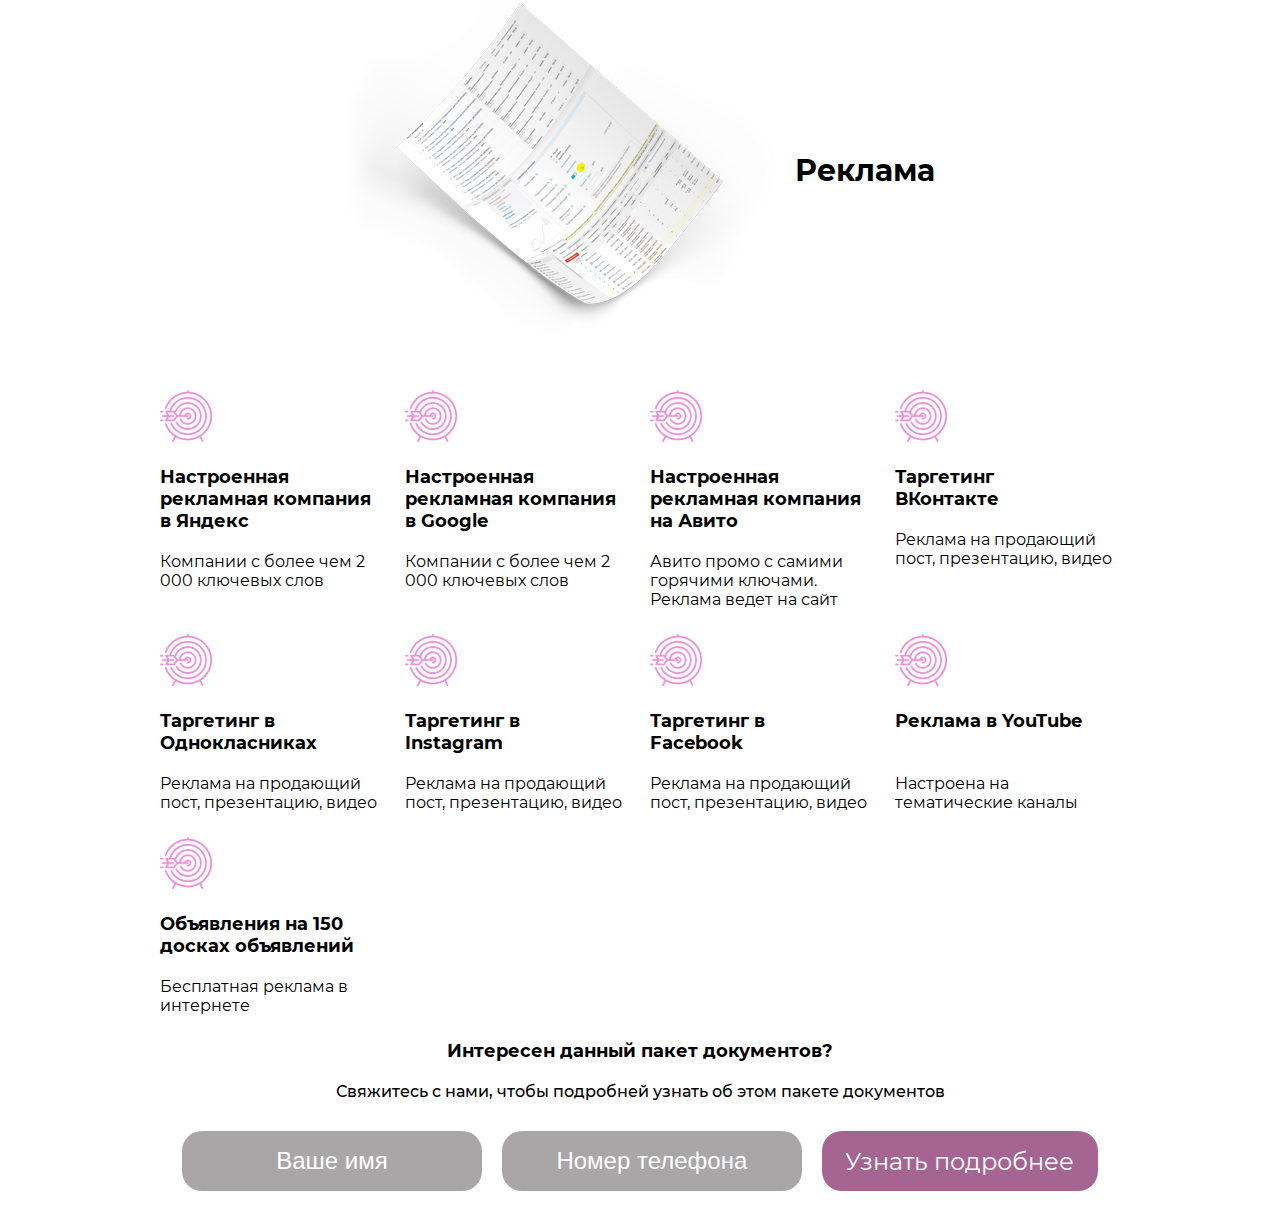
<file: booking9.html>
<!DOCTYPE html>
<html lang="en">
<head>
    <meta charset="UTF-8">
    <meta http-equiv="X-UA-Compatible" content="IE=edge">
    <meta name="viewport" content="width=device-width, initial-scale=1.0">
    <title>bo</title>
    <link rel="stylesheet" href="./assets/css/mainBooking9.css">
</head>
<body>
    <section class="section1">
        <div class="section1__Full">
            <div class="section1__ContUp">
                <img src="./assets/img/GAZET8.png" alt="GAZET1">
                <h2>Реклама</h2>
            </div>
            <div class="section1__ContDown">
                <div class="section1__IconCont">
                    <div class="section1__cont1">
                        <img src="./assets/img/DOPsec_icon6.svg" alt="DOPsec_icon6">
                        <h4>Настроенная рекламная компания в Яндекс</h4>
                        <p>Компании с более чем 2 000 ключевых слов</p>
                    </div>
                </div>
                <div class="section1__IconCont">
                    <div class="section1__cont1">
                        <img src="./assets/img/DOPsec_icon6.svg" alt="DOPsec_icon6">
                        <h4>Настроенная рекламная компания в Google</h4>
                        <p>Компании с более чем 2 000 ключевых слов</p>
                    </div>
                </div>
                <div class="section1__IconCont">
                    <div class="section1__cont1">
                        <img src="./assets/img/DOPsec_icon6.svg" alt="DOPsec_icon6">
                        <h4>Настроенная рекламная компания на Авито</h4>
                        <p>Авито промо с самими горячими ключами. Реклама ведет на сайт</p>
                    </div>
                </div>
                <div class="section1__IconCont">
                    <div class="section1__cont1">
                        <img src="./assets/img/DOPsec_icon6.svg" alt="DOPsec_icon6">
                        <h4>Таргетинг<br>ВКонтакте</h4>
                        <p>Реклама на продающий пост, презентацию, видео</p>
                    </div>
                </div>
            </div>
            <div class="section1__ContDown">
                <div class="section1__IconCont">
                    <div class="section1__cont1">
                        <img src="./assets/img/DOPsec_icon6.svg" alt="DOPsec_icon6">
                        <h4>Таргетинг в Однокласниках</h4>
                        <p>Реклама на продающий пост, презентацию, видео</p>
                    </div>
                </div>
                <div class="section1__IconCont">
                    <div class="section1__cont1">
                        <img src="./assets/img/DOPsec_icon6.svg" alt="DOPsec_icon6">
                        <h4>Таргетинг в<br>Instagram</h4>
                        <p>Реклама на продающий пост, презентацию, видео</p>
                    </div>
                </div>
                <div class="section1__IconCont">
                    <div class="section1__cont1">
                        <img src="./assets/img/DOPsec_icon6.svg" alt="DOPsec_icon6">
                        <h4>Таргетинг в<br>Facebook</h4>
                        <p>Реклама на продающий пост, презентацию, видео</p>
                    </div>
                </div>
                <div class="section1__IconCont">
                    <div class="section1__cont1">
                        <img src="./assets/img/DOPsec_icon6.svg" alt="DOPsec_icon6">
                        <h4>Реклама в YouTube<br><br></h4>
                        <p>Настроена на тематические каналы</p>
                    </div>
                </div>
            </div>
            <div class="section1__ContDown">
                <div class="section1__IconCont">
                    <div class="section1__cont1">
                        <img src="./assets/img/DOPsec_icon6.svg" alt="DOPsec_icon6">
                        <h4>Объявления на 150 досках объявлений</h4>
                        <p>Бесплатная реклама в интернете</p>
                    </div>
                </div>
                <div id="DELET" class="section1__IconCont">
                    <div class="section1__cont1">
                        <img src="./assets/img/DOPsec_icon6.svg" alt="DOPsec_icon6">
                        <h4>Готовые тексты для постов в интернете</h4>
                        
                    </div>
                </div>
                <div id="DELET" class="section1__IconCont">
                    <div class="section1__cont1">
                        <img src="./assets/img/DOPsec_icon6.svg" alt="DOPsec_icon6">
                        <h4>ТБ использования высотной техники</h4>
                        
                    </div>
                </div>
                <div id="DELET" class="section1__IconCont">
                    <div class="section1__cont1">
                        <img src="./assets/img/DOPsec_icon6.svg" alt="DOPsec_icon6">
                        <h4>ТБ использования высотной техники</h4>
                        
                    </div>
                </div>
            </div>
            <h4>Интересен данный пакет документов?</h4>
            <h5>Свяжитесь с нами, чтобы подробней узнать об этом пакете документов</h5>
            <div class="section1__ButtonCont">
                <input type="text" placeholder="Ваше имя" maxlength="20">
                <input type="text" placeholder="Номер телефона" maxlength="20">
                <div class="section1__button">
                    <a href=""><h3>Узнать подробнее</h3></a>
                </div>
            </div>
        </div>
    </section>
</body>
</html>
</file>
<file: assets/css/main.css>
@font-face {
    font-family: Montserrat;
    src: local('Montserrat'), url('../fonts/Montserrat-Medium.woff') format("woff");
    font-weight: 500;
}
@font-face {
    font-family: Montserrat;
    src: local('Montserrat'), url('../fonts/Montserrat-SemiBold.woff') format("woff");
    font-weight: 600;
}
@font-face {
    font-family: Montserrat;
    src: local('Montserrat'), url('../fonts/Montserrat-Regular.woff') format("woff");
    font-weight: 400;
}
@font-face {
    font-family: Montserrat;
    src: local('Montserrat'), url('../fonts/Montserrat-Bold.woff') format("woff");
    font-weight: 700;
}
@font-face {
    font-family: Montserrat;
    src: local('Montserrat'), url('../fonts/Montserrat-Black.woff') format("woff");
    font-weight: 900;
}
body{
    font-family: 'Montserrat';
    font-size: 21pt;
}
*{
    margin: 0;
    padding: 0;
    box-sizing: border-box;
}
.section1{
    background: url('../img/Sec1_background.png') no-repeat center center;
    height: 1111px;
    display: flex;
    flex-direction: column;
    align-items: center;
}
.section1__Full{
    display: flex;
    flex-direction: column;
    width: 1600px;
}
a{
    text-decoration: none;
}
a:hover #header__text{
    color: red;
    transition: 500ms;
}
header{
    display: flex;
    justify-content: space-around;
    align-items: center;
    height: 170px;
    
    padding-top: 30px;
    padding-bottom: 20px;
}
.header__cont3{
    display: flex;
    flex-direction: column;
}
.header__social{
    display: flex;
}
.section1 p{
    font-size: 18pt;
    color: white;
}
.section1 h3{
    font-size: 27pt;
    color: white;
    font-weight: 900;
}
#header__text{
    font-size: 15pt;
    color: white;
    font-weight: 400;
    margin-right: 10px;
}
#header__text:last-child{
    font-size: 15pt;
    color: white;
    font-weight: 400;
    margin: 0 0 0 0;
}
header img{
    margin-right: 10px;
}
.header__number{
    display: flex;
    justify-content: end;
}
.line1{
    width: 1368px;
    height: 1px;
    background-color: white;
}
.section1 h1{
    font-size: 31pt;
    color: white;
    font-weight: 700;
    text-align: center;
}
.section1 span{
    color: #402D50;
}
.section1__dopcont1{
    display: flex;
    margin-bottom: 60px;
    margin-left: 60px;
    margin-top: 40px;
}
.section1__dopcont1:last-child{
    display: flex;
    margin-bottom: 0px;
    margin-left: 60px;
    margin-top: 40px;
}
.section1__dopcont1 img{
    margin-right: 45px;
}
.section1__text_cont{
    display: flex;
    flex-direction: column;
    align-items: center;
    width: 100%;
    margin-top: 20px;
}
.setion1__button1{
    width: 299px;
    height: 91px;
    background-color: #A56492;
    border-radius: 20px;
    display: flex;
    justify-content: center;
    align-items: center;
    margin-left: 170px;
}
.setion1__button1 h2{
    font-weight: 500;
    color: white;
    font-size: 21pt;
}
.setion1__button1 img{
    margin-right: 20px;
}
.setion1__button1:hover{
    filter: drop-shadow(0px 2px 22px #FFFFFF); 
}



.section2{
    height: 779px;
    display: flex;
    background-color: white;
    justify-content: center;
    padding-top: 100px;
}
.section2__Full{
    display: flex;
    justify-content: center;
    width: 1600px;
}
.section2__contRight h2{
    font-weight: 700;
    font-size: 15pt;
    margin-bottom: 50px;
}
.section2__contRight p{
    font-size: 15pt;
    font-weight: 600;
}
.section2__button{
    background-color: #A56492;
    border-radius: 20px;
    width: 480px;
    height: 91px;
    display: flex;
    justify-content: center;
    align-items: center;
    margin-top: 60px;
}
#section2__buttonText{
    color: white;
    font-size: 18pt;
    font-weight: 500;
}
.section2__contLeft{
    margin-right: 250px;
}



.section3{
    height: 872px;
    background-color: white;
    display: flex;
    justify-content: space-around;
    padding-top: 100px;
}
.section3__Full{
    display: flex;
    justify-content: center;
    width: 1600px;
}
.section3__contLeft{
    margin-right: 180px;
}
.section3__contRight h2{
    font-size: 14pt;
    font-weight: 700;
    margin-bottom: 10px;
}
.section3__contRight h4{
    font-size: 15pt;
    font-weight: 700;
    color: #402D50;
    margin-bottom: 20px;
}
.section3__contLeft h2{
    font-size: 14pt;
    font-weight: 700;
}
.section3__contLeft h4{
    font-size: 15pt;
    font-weight: 700;
    color: #402D50;
}
.section3__contRight p{
    font-size: 15pt;
    font-weight: 600;
    margin-bottom: 20px;
}
.section3__contRight p:last-child{
    font-size: 15pt;
    font-weight: 600;
    margin-bottom: 0px;
}
.section3__buttonCont1{
    display: flex;
}


.section3__button1{
    width: 278px;
    height: 60px;
    background-color: #A9A6A8;
    border-radius: 20px;
    display: flex;
    align-items: center;
    justify-content: center;
    margin-right: 60px;
}
.section3__button1:last-child{
    width: 278px;
    height: 60px;
    background-color: #A9A6A8;
    border-radius: 20px;
    display: flex;
    align-items: center;
    justify-content: center;
    margin-right: 0px;
}


#section3__buttonText{
    font-weight: 400;
    font-size: 18pt;
    color: white;
    text-align: center;
    transition: 500ms;
}
.section3__buttonCont1{
    margin-top: 60px;
}


.section3__button2:first-child{
    width: 278px;
    height: 91px;
    background-color: #A9A6A8;
    border-radius: 20px;
    display: flex;
    align-items: center;
    justify-content: center;
    margin-right: 60px;
}
.section3__button2:last-child{
    width: 278px;
    height: 91px;
    background-color: #A56492;
    border-radius: 20px;
    display: flex;
    align-items: center;
    justify-content: center;
    margin-right: 0px;
}
.section3__button2 img{
    margin-right: 10px;
}
a:hover #section3__buttonText{
    color: red;
    transition: 500ms;
}
a:hover #section2__buttonText{
    color: red;
    transition: 500ms;
}
.section3__button2:hover{
    filter: drop-shadow(0px 2px 22px black); 
}
.section3__button1:hover{
    filter: drop-shadow(0px 2px 22px black); 
}


.section4{
    background: url('../img/Sec4_bg.png') no-repeat center center;
    height: 1607px;
    display: flex;
    flex-direction: column;
    align-items: center;
}
.section4__greyboks{
    width: 1023px;
    height: 552.27px;
    display: flex;
    justify-content: center;
    align-items: center;
    background-color: #C4C4C4;
    margin-top: 100px;
}
.section4__greyboks h2{
    font-weight: 700;
    font-size: 136pt;
    color: white;
}
.section4__1h2{
    font-weight: 700;
    font-size: 28pt;
    text-align: center;
    margin-top: 100px;
    margin-bottom: 40px;
}
.section4 span{
    color: #402D50;
}
.section4__1p{
    font-weight: 600;
    font-size: 15pt;
    text-align: center;
}
.section4__cont1 input{
    width: 299.92px;
    height: 60px;
    background-color: #A9A6A8;
    color: white;
    border-radius: 20px;
    display: flex;
    justify-content: center;
    align-items: center;
    text-align: center;
    border-style: none;
    font-weight: 500;
    font-size: 24px;
    margin-right: 60px;
}
.section4__cont1 input::placeholder{
    color: white;
    font-weight: 500;
    font-size: 24px;
}
.section4__cont1{
    display: flex;
    margin-top: 500px;
}
.section4__button{
    width: 299.92px;
    height: 60px;
    background-color: #A56492;
    color: white;
    border-radius: 20px;
    display: flex;
    justify-content: center;
    align-items: center;
    text-align: center;
    border-style: none;
    font-weight: 500;
    font-size: 24px;
    transition: 500ms;
}
.section4__button:hover{
    font-size: 27px;
    transition: 500ms;
    filter: drop-shadow(0px 2px 22px #A56492);
}
.section4__button a{
    color: white;
}






.section5{
    height: 949px;
    display: flex;
    flex-direction: column;
    align-items: center;
}
.section5__text1{
    font-weight: 700;
    font-size: 36px;
    text-align: center;
    margin-bottom: 40px;
}
.section5 p{
    font-size: 20px;
    font-weight: 600;
    text-align: center;
}
.section5__cont1{
    display: flex;
    margin-top: 50px;
}
.section5__contIcon1{
    display: flex;
    flex-direction: column;
    align-items: center;
    width: 220px;
}
.section5__contIcon1:first-child{
    display: flex;
    flex-direction: column;
    align-items: center;
    width: 260px;
}
.section5__contIcon1:last-child{
    display: flex;
    flex-direction: column;
    align-items: center;
    width: 260px;
}
.section5__icon1{
    display: flex;
    align-items: center;
    justify-content: center;
    width: 157px;
    height: 157px;
    background-color: #A56492;
    border-radius: 100%;
    border: solid 4px #402D50;
}
.section5__contIcon1 h2{
    font-weight: 700;
    font-size: 20px;
    text-align: center;
}





.section6{
    height: 671px;
    display: flex;
    justify-content: center;
    align-items: center;
}
.section6__Full{
    display: flex;
    justify-content: center;
    width: 1600px;
}
.section6__contLeft{
    display: flex;
    flex-direction: column;
    margin-right: 300px;
}
.section6__contLeft h2{
    font-size: 30pt;
    font-weight: 700;
    margin-bottom: 300px;
}
.section6__cont1{
    display: flex;
    justify-content: center;
    align-items: center;
}
.section6__cont1 img{
    margin-right: 10px;
}
.section6__cont1 p{
    font-size: 14pt;
    font-weight: 600;
}





.section7{
    height: 862px;
    display: flex;
    flex-direction: column;
    align-items: center;
    padding-top: 150px;
}
.section7 h2{
    font-weight: 700;
    font-size: 36px;
}
.section7__span1{
    background-color: #A56492;
    color: white;
    padding-top: 1px;
    padding-bottom: 5px;
    padding-left: 5px;
    padding-right: 5px;
}
#section7__textSPEC{
    font-weight: 700;
    font-size: 30px;
}
.section7__span2{
    color: #402D50;
}
.section7__span3{
    background-color: #A56492;
    color: white;
    padding-top: 1px;
    padding-bottom: 5px;
    padding-left: 20px;
    padding-right: 20px;
}
.section7__line{
    margin-right: 260px;
    margin-top: 10px;
    margin-bottom: 20px;
}
.section7 p{
    font-weight: 600;
    font-size: 20px;
    margin-top: 15px;
    margin-bottom: 15px;
}







.section8{
    height: 568px;
    display: flex;
    flex-direction: column;
    align-items: center;
    padding-top: 100px;
}
.section8__cont1{
    display: flex;
    margin-top: 50px;
}
.section8 h2{
    font-weight: 700;
    font-size: 36px;
    margin-top: 20px;
}
.section8 span{
    color: white;
    background-color: #A56492;
    padding-left: 10px;
    padding-right: 10px;
    padding-top: 5px;
    padding-bottom: 5px;
}
.section8__contLeft{
    display: flex;
    flex-direction: column;
}
.section8__primerCont{
    display: flex;
}
#section8__primerText{
    font-weight: 700;
    font-size: 60px;
    margin: 0 0 0 0;
}
.section8__primer p{
    font-size: 18px;
    color: white;
    font-weight: 700;
    text-align: center;
}
.section8__contRight{
    display: flex;
    align-items: center;
    height: 175px;
}
.section8__contRight img{
    width: 80px;
    height: 22px;
}
.section8__box1{
    width: 129px;
    height: 63px;
    background-color: #A56492;
    display: flex;
    justify-content: center;
    align-items: center;
    margin-left: 34px;
}
.section8__box2{
    width: 129px;
    height: 71px;
    background-color: #A56492;
    display: flex;
    justify-content: center;
    align-items: center;
    margin-left: 120px;
}
.section8__line{
    width: 477px;
    height: 5px;
    background-color: #A56492;
    margin-top: 10px;
    margin-bottom: 20px;
}






.section9{
    height: 778px;
    display: flex;
    flex-direction: column;
    align-items: center;
    padding-top: 100px;
    margin-bottom: 100px;
}
.section9 h2{
    font-size: 36px;
    font-weight: 700;
    margin-top: 15px;
}
.section9__span1{
    color: white;
    background-color: #A56492;
    padding-left: 15px;
    padding-top: 10px;
    padding-right: 15px;
    padding-bottom: 10px;
    margin-left: 7px;
}
.section9__contLeft{
    display: flex;
    flex-direction: column;
}
.section9__contLeft h4{
    font-size: 24px;
    font-weight: 700;
    margin-top: 50px;
}
.section9__textCont span{
    color: #402D50;
}
.section9__textCont p{
    font-size: 24px;
    font-weight: 500;
}
#section9__specSpan2{
    font-size: 24px;
    font-weight: 500;
    color: black;
}
#section9__specSpan1{
    color: #402D50;
}
.section9__FULL{
    display: flex;
    margin-top: 50px;
}
.section9__contRight{
    display: flex;
    align-items: flex-end;
   height: 550px;
}
.section9__cont{
    display: flex;
}
.section9__cont img{
    margin-right: 70px;
}










.section10{
    height: 465px;
    display: flex;
    align-items: center;
    justify-content: space-around;
}
.section10 h4{
    font-size: 24px;
    font-weight: 700;
}
.section10 h2{
    font-size: 36px;
    font-weight: 700;
    margin-bottom: 60px;
}
.section10 p{
    font-size: 24px;
    font-weight: 500;
}
.section10__span1{
    color: white;
    background-color: #A56492;
}
.section10__span2{
    font-weight: 700;
}
.section10__FULL{
    display: flex;
    align-items: center;
}
.section10__cont1{
    display: flex;
    flex-direction: column;
    margin-right: 50px;
}
.section10__SPECtext{
    margin-bottom: 10px;
    margin-top: 30px;
}
.section10__img1{
    margin-right: 100px;
}
.section10__img2{
    margin-right: 20px;
}






.section11{
    
    height: 640px;
    display: flex;
    flex-direction: column;
    justify-content: center;
    align-items: center;
}
.section11__Full{
    display: flex;
    flex-direction: column;
    justify-content: center;
    width: 1600px;
}
.section11__contLeft{
    
}
.section11 h2{
    font-size: 36px;
    font-weight: 700;
    margin-bottom: 80px;
    text-align: center;
}
.section11__FULL p{
    font-size: 24px;
    font-weight: 500;
}
.section11__span1{
    background-color: #A56492;
    color: white;
}
.section11__span2{
    font-weight: 700;
}
.section10__contText{
    display: flex;
    flex-direction: column;
}
.section11__contRight{
    position: absolute;
    margin-left: 500px;
    margin-top: 140px;
}
.section11__contLeft{
    margin-left: 100px;
}
.section10__contText{
    margin-top: 40px;
    margin-bottom: 40px;
}







.section12{
    display: flex;
    justify-content: center;
    align-items: center;
    height: 461px;
    margin-top: 50px;
}
.section12__contRight{
    display: flex;
    flex-direction: column;
    margin-left: 20px;
}
.section12__contRight p{
    font-size: 24px;
    font-weight: 500;
    margin-bottom: 50px;
}
.section12__contRight h2{
    font-size: 36px;
    font-weight: 700;
    margin-bottom: 20px;
}
.section12__cont{
    display: flex;
}
.section12__cont input{
    width: 304.89px;
    height: 60px;
    background-color: #A9A6A8;
    color: white;
    border-radius: 20px;
    display: flex;
    justify-content: center;
    align-items: center;
    text-align: center;
    border-style: none;
    font-weight: 400;
    font-size: 24px;
    margin-right: 60px;
}
.section12__cont input::placeholder{
    color: white;
    font-weight: 400;
}
.setion12__button{
    width: 327.92px;
    height: 60px;
    background-color: #A56492;
    border-radius: 20px;
    color: white;
    display: flex;
    align-items: center;
    justify-content: center;
    margin-right: 60px;
}
.setion12__button h4{
    font-size: 24px;
    font-weight: 400;
}
.setion12__button img{
    margin-right: 20px;
    width: 50.24px;
    height: 43.58px;
}
.section12__button:hover{
    font-size: 27px;
    transition: 500ms;
    filter: drop-shadow(0px 2px 22px #A56492);
}
.setion12__button a{
    color: white;
}



.section13{
    height: 1269px;
    display: flex;
    flex-direction: column;
    align-items: center;
    margin-top: 100px;
}
.section13__cont1{
    display: flex;
}
.section13__cont2{
    display: flex;
}
.section13__cont2 div:last-child{
    visibility: hidden;
}
.section13__cont{
    height: 260px;
    width: 260px;
    background-color: #A56492;
    display: flex;
    flex-direction: column;
    justify-content: center;
    align-items: center;
    margin-right: 100px;
    justify-content: space-around;
    transition: 500ms;
    margin-top: 50px;
}
.section13__cont h4{
    font-weight: 700;
    color: #FFFFFF;
    font-size: 20px;
    text-align: center;
}
.section13__cont:last-child{
    margin-right: 0px;
}
.section13__cont:hover{
    background-color: #b675a2;
    transition: 500ms;
}
.section13 h2{
    font-size: 36px;
    font-weight: 700;
    text-align: center;
    margin-bottom: 25px;
}
.section13 span{
    color: #402D50;
}
.section13 p{
    font-size: 20px;
    font-weight: 600;
    text-align: center;
}






.section14{
    height: 1216px;
    display: flex;
    flex-direction: column;
    align-items: center;
    justify-content: center;
}
.section14 h2{
    font-size: 36px;
    font-weight: 700;
    margin-bottom: 30px;
}
.section14 p{
    font-size: 20px;
    font-weight: 600;
    text-align: center;
}
.section14 h4{
    font-size: 24px;
    font-weight: 700;
    color: white;
}
.section14 a{
    color: white;
}
.section14__button{
    background-color: #A56492;
    width: 453px;
    height: 80px;
    display: flex;
    justify-content: center;
    align-items: center;
    margin-top: 100px;
    border-radius: 20px;
    transition: 500ms;
}
.section14__Full{
    display: flex;
    flex-direction: column;
    align-items: center;
}
.section14__button:hover{
    background-color: #A56492;
    transition: 500ms;
    filter: drop-shadow(0px 2px 22px #A56492);
}






.section15{
    height: 699px;
    display: flex;
    align-items: center;
    justify-content: center;
}
.section15 h2{
    font-size: 36px;
    font-weight: 700;
    margin-bottom: 70px;
}
.section15__containers{
    display: flex;
    margin-bottom: 20px;
}
.section15__containers:last-child{
    display: flex;
    margin-bottom: 0px;
}
.section15__cont{
    background-color: #A9A6A8;
    height: 185px;
    width: 325px;
    margin-right: 100px;
}
.section15__cont:last-child{
    background-color: #A9A6A8;
    height: 185px;
    width: 325px;
    margin-right: 0px;
}
.section15__Full{
    display: flex;
    flex-direction: column;
    align-items: center;
}




.section16{
    height: 500px;
    background: url('../img/Sec16_img1.png') no-repeat center center;;
    display: flex;
    justify-content: center;
    align-items: center;
}
.section16 h2{
    font-size: 48px;
    font-weight: 700;
    text-align: center;
}





.section17{
    height: 432px;
    display: flex;
    align-items: center;
    justify-content: center;
}
.section17__Full{
    display: flex;
    flex-direction: column;
    align-items: center;
}
.section17__cont{
    display: flex;
}
.section17 h2{
    text-align: center;
    font-size: 36px;
    font-weight: 700;
    margin-bottom: 30px;
}
.section17 p{
    font-size: 20px;
    font-weight: 600;
    margin-bottom: 25px;
}
.section17__cont input{
    width: 299.92px;
    height: 60px;
    background-color: #A9A6A8;
    color: white;
    border-radius: 20px;
    display: flex;
    justify-content: center;
    align-items: center;
    text-align: center;
    border-style: none;
    margin-right: 60px;
    font-weight: 400;
    font-size: 24px;
}
.section17__cont input::placeholder{
    color: white;
    font-weight: 400;
}
.section17__button{
    width: 456px;
    height: 60px;
    background-color: #A56492;
    display: flex;
    justify-content: center;
    align-items: center;
    border-radius: 20px;
}
.section17__button h4{
    color: #FFFFFF;
    font-weight: 400;
    font-size: 24px;
}
.section17__button:hover{
    background-color: #A56492;
    transition: 500ms;
    filter: drop-shadow(0px 2px 22px #A56492);
}
.section17__button a{
    color: #FFFFFF;
}






.section18{
    height: 911px;
    display: flex;
    flex-direction: column;
    align-items: center;
    justify-content: center;
}
.section18__Full{
    display: flex;
    flex-direction: column;
    align-items: center;
}
.section18__ContPrimary{
    display: flex;
    margin-top: 40px;
}
.section18 h2{
    font-size: 36px;
    font-weight: 700;
}
.section18 p{
    font-size: 20px;
    font-weight: 600;
}
.section18__SPECimg{
    margin-top: 40px;
    margin-bottom: 80px;
}
.section18__inputCont input{
    width: 233px;
    height: 60px;
    display: flex;
    justify-content: center;
    align-items: center;
    font-weight: 400;
    font-size: 24px;
    margin-right: 60px;
    background-color: #A9A6A8;
    border-radius: 20px;
    border-style: none;
    text-align: center;
    color: #FFFFFF;
}
.section18__inputCont input:last-child{
    width: 215px;
    height: 60px;
    display: flex;
    justify-content: center;
    align-items: center;
    font-weight: 400;
    font-size: 24px;
    margin-right: 60px;
    background-color: #A9A6A8;
    border-radius: 20px;
    border-style: none;
    text-align: center;
    color: #FFFFFF;
}
.section18__inputCont input::placeholder{
    color: #FFFFFF;
}
.section18__inputCont{
    display: flex;
}
.section13__cont a{
    display: flex;
    flex-direction: column;
    justify-content: space-around;
    align-items: center;
    height: 100%;
}
.section13__cont img{
    width: 102px;
    height: 102px;
}






.section19{
    height: 813px;
    display: flex;
    flex-direction: column;
    align-items: center;
    justify-content: center;
}
.section19__Full{
    display: flex;
    flex-direction: column;
    align-items: center;
}
.section19__Full h2{
    font-size: 36px;
    font-weight: 700;
    margin-bottom: 100px;
}
.section19__ContSPEC{
    display: flex;
    align-items: center;
    margin-bottom: 20px;
}
.section19__Cont{
    display: flex;
    align-items: center;
    margin-bottom: 20px;
}
.srction19__sphere{
    width: 60px;
    height: 60px;
    border-radius: 100%;
    display: flex;
    align-items: center;
    justify-content: center;
    background-color: #A56492;
}
.srction19__sphere img{
    height: 48px;
    width: 48px;
}
.section19__Full h4{
    font-size: 20px;
    font-weight: 700;
    margin-left: 15px;
}
.section19__Full p{
    font-size: 18px;
    font-weight: 400;
    margin-top: 20px;
    margin-left: 40px;
}
.section19__PrimaryCont div:last-child{
    margin-bottom: 0px;
}














.section20{
    height: 872px;
    background-color: white;
    display: flex;
    justify-content: space-around;
    padding-top: 100px;
}
.section20__contRight h2{
    font-size: 30pt;
    font-weight: 700;
    margin-bottom: 20px;
}
.section20__contRight h4{
    font-size: 15pt;
    font-weight: 700;
    color: #402D50;
    margin-bottom: 20px;
}
.section20__contLeft h2{
    font-size: 14pt;
    font-weight: 700;
}
.section20__contRight{
    margin-right: 130px;
}
.section20__contLeft h4{
    font-size: 15pt;
    font-weight: 700;
    color: #402D50;
}
.section20__contRight p{
    font-size: 15pt;
    font-weight: 600;
    margin-bottom: 20px;
}
.section20__contRight p:last-child{
    font-size: 15pt;
    font-weight: 600;
    margin-bottom: 0px;
}
.section20__buttonCont1{
    display: flex;
    margin-top: 30px;
}
.section20__button1 input{
    width: 278px;
    height: 60px;
    background-color: #A9A6A8;
    color: white;
    border-radius: 20px;
    display: flex;
    justify-content: center;
    align-items: center;
    text-align: center;
    border-style: none;
    margin-right: 60px;
    font-weight: 500;
    font-size: 24px;
}
.section20__button1 input::placeholder{
    color: white;
    font-weight: 400;
    font-size: 24px;
}
.section20__buttonCont1:last-child{
    margin: 0px;
}
#section20__buttonText{
    font-weight: 400;
    font-size: 18pt;
    color: white;
    text-align: center;
    transition: 500ms;
}
.section20__buttonCont2{
    margin-top: 60px;
    display: flex;
}
.section20__button2:last-child{
    width: 278px;
    height: 91px;
    background-color: #A56492;
    border-radius: 20px;
    display: flex;
    align-items: center;
    justify-content: center;
    margin-right: 0px;
}
.section20__button2 input{
    width: 278px;
    height: 91px;
    background-color: #A9A6A8;
    color: white;
    border-radius: 20px;
    display: flex;
    justify-content: center;
    align-items: center;
    text-align: center;
    border-style: none;
    margin-right: 60px;
    font-weight: 500;
    font-size: 24px;
}
.section20__button2 input::placeholder{
    color: white;
    font-weight: 400;
    font-size: 24px;
}
.section20__buttonCont1:last-child{
    margin: 0px;
}
.section20__button2 img{
    margin-right: 10px;
}
a:hover #section20__buttonText{
    color: red;
    transition: 500ms;
}
.section20__button2:hover{
    filter: drop-shadow(0px 2px 22px black); 
}
.section20__button1:hover{
    filter: drop-shadow(0px 2px 22px black); 
}
.section20__Full{
    display: flex
}







.section21{
    height: 700px;
    display: flex;
    flex-direction: column;
    align-items: center;
    justify-content: end;
}
.section21__Full{
    display: flex;
    justify-content: center;
}
.section21__Left{
    display: flex;
    flex-direction: column;
    margin-left: 65px;
    margin-top: 50px;
}
.section21__ContPrim{
    display: flex;
    flex-direction: column;
}
.section21__Cont1{
    display: flex;
}
.section21__Cont2{
    display: flex;
}
.section21__Cont1 input{
    width: 278px;
    height: 60px;
    display: flex;
    justify-content: center;
    align-items: center;
    font-weight: 400;
    font-size: 24px;
    margin-right: 127px;
    background-color: #A9A6A8;
    border-radius: 20px;
    border-style: none;
    text-align: center;
    color: #FFFFFF;
    margin-top: 50px;
}
.section21__Cont1 input:last-child{
    width: 278px;
    height: 60px;
    display: flex;
    justify-content: center;
    align-items: center;
    font-weight: 400;
    font-size: 24px;
    margin-right: 0px;
    background-color: #A9A6A8;
    border-radius: 20px;
    border-style: none;
    text-align: center;
    color: #FFFFFF;
}
.section21__Cont2 input{
    width: 684px;
    height: 60px;
    display: flex;
    justify-content: start;
    padding-left: 40px;
    align-items: center;
    font-weight: 400;
    font-size: 24px;
    background-color: #A9A6A8;
    border-radius: 20px;
    border-style: none;
    margin-top: 25px;
    color: #FFFFFF;
}
.section21__Cont1 input::placeholder{
    color: #FFFFFF;
}
.section21__Cont2 input::placeholder{
    color: #FFFFFF;
}
.section21__button{
    width: 278px;
    height: 60px;
    border-radius: 20px;
    display: flex;
    align-items: center;
    justify-content: center;
    background-color: #A56492;
    transition: 500ms;
    margin-top: 25px;
}
.section21__button img{
    margin-right: 15px;
}
.section21__button h4{
    font-size: 24px;
    font-weight: 400;
    color: #FFFFFF;
}
.section21__button:hover{
    background-color: #A56492;
    transition: 500ms;
    filter: drop-shadow(0px 2px 22px #A56492);
}
.section21__button a{
    display: flex;
}
.section21__Full h2{
    font-size: 36px;
    font-weight: 700;
}
.section21__Full p{
    font-size: 20px;
    font-weight: 600;
    margin-top: 25px;
}
.section21__Right{
    height: 612px;
}





footer{
    display: flex;
    justify-content: center;
    align-items: center;
    flex-direction: column;
    height: 342px;
    background-color: #402D50;
    padding-top: 30px;
    padding-bottom: 20px;
}
.footer__cont3{
    display: flex;
    flex-direction: column;
}
.footer__social{
    display: flex;
}
footer p{
    font-size: 20px;
    color: white;
}
footer h3{
    font-size: 30px;
    color: white;
    font-weight: 900;
}
#footer__text{
    font-size: 15pt;
    color: white;
    font-weight: 400;
    margin-right: 10px;
}
#footer__text:last-child{
    font-size: 15pt;
    color: white;
    font-weight: 400;
    margin: 0 0 0 0;
}
footer img{
    margin-right: 10px;
}
.footer__number{
    display: flex;
    justify-content: end;
}
.footer__Prim{
    display: flex;
    justify-content: space-around;
    width: 1600px;
}
.footer__line{
    width: 1425px;
    height: 5px;
    background-color: #FFFFFF;
    margin-top: 10px;
}
.footer__backCont{
    display: flex;
    width: 1425px;
    margin-top: 40px;
}
#SPEC__a{
    color: #FFFFFF;
    text-decoration: underline;
    margin-right: 385px;
}
#SPEC__b{
    color: #FFFFFF;
    text-decoration: underline;
    margin-right: 215px;
}
#SPEC__c{
    color: #FFFFFF;
    text-decoration: underline;
}
</file>
<file: assets/css/mainBooking1.css>
@font-face {
    font-family: Montserrat;
    src: local('Montserrat'), url('../fonts/Montserrat-Medium.woff') format("woff");
    font-weight: 500;
}
@font-face {
    font-family: Montserrat;
    src: local('Montserrat'), url('../fonts/Montserrat-SemiBold.woff') format("woff");
    font-weight: 600;
}
@font-face {
    font-family: Montserrat;
    src: local('Montserrat'), url('../fonts/Montserrat-Regular.woff') format("woff");
    font-weight: 400;
}
@font-face {
    font-family: Montserrat;
    src: local('Montserrat'), url('../fonts/Montserrat-Bold.woff') format("woff");
    font-weight: 700;
}
@font-face {
    font-family: Montserrat;
    src: local('Montserrat'), url('../fonts/Montserrat-Black.woff') format("woff");
    font-weight: 900;
}
body{
    font-family: 'Montserrat';
}
*{
    margin: 0;
    padding: 0;
    box-sizing: border-box;
}
a{
    text-decoration: none;
}
.section1{
    display: flex;
    flex-direction: column;
    justify-content: center;
    align-items: center;
}
.section1__Full{
    display: flex;
    flex-direction: column;
    align-items: center;
    margin-bottom: 25px;
}
.section1__ContUp{
    display: flex;
    align-items: center;
    position: relative;
}
.section1__ContDown{
    display: flex;
    align-items: flex-start;
    margin-top: 50px;
    margin-bottom: 25px;
}
.section1__IconCont{
    display: flex;
    flex-direction: column;
    width: 225px;
    margin-right: 20px;
}
.section1__IconCont:last-child{
    display: flex;
    flex-direction: column;
    width: 225px;
    margin-right: 0px;
}
.section1__IconCont img{
    margin-bottom: 20px;
}
.section1__IconCont p{
    font-size: 16px;
    font-weight: 400;
}
.section1__Full h4{
    margin-bottom: 20px;
    font-size: 18px;
    font-weight: 700;
}
.section1__Full h5{
    margin-bottom: 30px;
    font-size: 16px;
    font-weight: 500;
}
.section1__ButtonCont input{
    width: 299.92px;
    height: 60px;
    background-color: #A9A6A8;
    color: white;
    border-radius: 20px;
    display: flex;
    justify-content: center;
    align-items: center;
    text-align: center;
    border-style: none;
    font-weight: 400;
    font-size: 24px;
    margin-right: 20px;
}
.section1__ButtonCont input::placeholder{
    color: white;
    font-weight: 400;
}
.section1__button h3{
    color: white;
    font-weight: 400;
    font-size: 24px;
}
.section1__button{
    width: 276.15px;
    height: 60px;
    border-radius: 20px;
    background-color: #A56492;
    display: flex;
    justify-content: center;
    align-items: center;
}
.section1__ButtonCont{
    display: flex;
}
</file>
<file: assets/css/mainBackground4.css>
@font-face {
    font-family: Montserrat;
    src: local('Montserrat'), url('../fonts/Montserrat-Medium.woff') format("woff");
    font-weight: 500;
}
@font-face {
    font-family: Montserrat;
    src: local('Montserrat'), url('../fonts/Montserrat-SemiBold.woff') format("woff");
    font-weight: 600;
}
@font-face {
    font-family: Montserrat;
    src: local('Montserrat'), url('../fonts/Montserrat-Regular.woff') format("woff");
    font-weight: 400;
}
@font-face {
    font-family: Montserrat;
    src: local('Montserrat'), url('../fonts/Montserrat-Bold.woff') format("woff");
    font-weight: 700;
}
@font-face {
    font-family: Montserrat;
    src: local('Montserrat'), url('../fonts/Montserrat-Black.woff') format("woff");
    font-weight: 900;
}
body{
    font-family: 'Montserrat';
}
*{
    margin: 0;
    padding: 0;
    box-sizing: border-box;
}
a{
    text-decoration: none;
}
.section1{
    display: flex;
    flex-direction: column;
    justify-content: center;
    align-items: center;
}
.section1__Full{
    display: flex;
    flex-direction: column;
    align-items: center;
    margin-bottom: 25px;
}
.section1__ContUp{
    display: flex;
    align-items: center;
    position: relative;
    margin-bottom: 50px;
}
.section1__ContDown{
    display: flex;
    align-items: flex-start;
    margin-bottom: 25px;
    margin-top: 0px;
}
.section1__IconCont{
    display: flex;
    flex-direction: column;
    width: 225px;
    margin-right: 20px;
}
.section1__IconCont:last-child{
    display: flex;
    flex-direction: column;
    width: 225px;
    margin-right: 0px;
}
.section1__IconCont img{
    margin-bottom: 20px;
}
.section1__IconCont p{
    font-size: 16px;
    font-weight: 400;
}
.section1__Full h4{
    margin-bottom: 20px;
    font-size: 18px;
    font-weight: 700;
}
.section1__Full h5{
    margin-bottom: 30px;
    font-size: 16px;
    font-weight: 500;
}
.section1__ButtonCont input{
    width: 299.92px;
    height: 60px;
    background-color: #A9A6A8;
    color: white;
    border-radius: 20px;
    display: flex;
    justify-content: center;
    align-items: center;
    text-align: center;
    border-style: none;
    font-weight: 400;
    font-size: 24px;
    margin-right: 20px;
}
.section1__ButtonCont input::placeholder{
    color: white;
    font-weight: 400;
}
.section1__button h3{
    color: white;
    font-weight: 400;
    font-size: 24px;
}
.section1__button{
    width: 276.15px;
    height: 60px;
    border-radius: 20px;
    background-color: #A56492;
    display: flex;
    justify-content: center;
    align-items: center;
    transition: 500ms;
}
.section1__ButtonCont{
    display: flex;
}
.section1__button:hover{
    transition: 500ms;
    filter: drop-shadow(0px 2px 22px #A56492);
}
#DELET{
    visibility: hidden;
}
.section1__ContDown{
    margin-top: 0px;
}
</file>
<file: assets/css/mainBooking2.css>
@font-face {
    font-family: Montserrat;
    src: local('Montserrat'), url('../fonts/Montserrat-Medium.woff') format("woff");
    font-weight: 500;
}
@font-face {
    font-family: Montserrat;
    src: local('Montserrat'), url('../fonts/Montserrat-SemiBold.woff') format("woff");
    font-weight: 600;
}
@font-face {
    font-family: Montserrat;
    src: local('Montserrat'), url('../fonts/Montserrat-Regular.woff') format("woff");
    font-weight: 400;
}
@font-face {
    font-family: Montserrat;
    src: local('Montserrat'), url('../fonts/Montserrat-Bold.woff') format("woff");
    font-weight: 700;
}
@font-face {
    font-family: Montserrat;
    src: local('Montserrat'), url('../fonts/Montserrat-Black.woff') format("woff");
    font-weight: 900;
}
body{
    font-family: 'Montserrat';
}
*{
    margin: 0;
    padding: 0;
    box-sizing: border-box;
}
a{
    text-decoration: none;
}
.section1{
    display: flex;
    flex-direction: column;
    justify-content: center;
    align-items: center;
}
.section1__Full{
    display: flex;
    flex-direction: column;
    align-items: center;
    margin-bottom: 25px;
}
.section1__ContUp{
    display: flex;
    align-items: center;
    position: relative;
}
.section1__ContDown{
    display: flex;
    align-items: flex-start;
    margin-top: 50px;
    margin-bottom: 25px;
}
.section1__IconCont{
    display: flex;
    flex-direction: column;
    width: 225px;
    margin-right: 20px;
}
.section1__IconCont:last-child{
    display: flex;
    flex-direction: column;
    width: 225px;
    margin-right: 0px;
}
.section1__IconCont img{
    margin-bottom: 20px;
}
.section1__IconCont p{
    font-size: 16px;
    font-weight: 400;
}
.section1__Full h4{
    margin-bottom: 20px;
    font-size: 18px;
    font-weight: 700;
}
.section1__Full h5{
    margin-bottom: 30px;
    font-size: 16px;
    font-weight: 500;
}
.section1__ButtonCont input{
    width: 299.92px;
    height: 60px;
    background-color: #A9A6A8;
    color: white;
    border-radius: 20px;
    display: flex;
    justify-content: center;
    align-items: center;
    text-align: center;
    border-style: none;
    font-weight: 400;
    font-size: 24px;
    margin-right: 20px;
}
.section1__ButtonCont input::placeholder{
    color: white;
    font-weight: 400;
}
.section1__button h3{
    color: white;
    font-weight: 400;
    font-size: 24px;
}
.section1__button{
    width: 276.15px;
    height: 60px;
    border-radius: 20px;
    background-color: #A56492;
    display: flex;
    justify-content: center;
    align-items: center;
    transition: 500ms;
}
.section1__ButtonCont{
    display: flex;
}
.section1__button:hover{
    transition: 500ms;
    filter: drop-shadow(0px 2px 22px #A56492);
}
</file>
<file: assets/css/mainBooking9.css>
@font-face {
    font-family: Montserrat;
    src: local('Montserrat'), url('../fonts/Montserrat-Medium.woff') format("woff");
    font-weight: 500;
}
@font-face {
    font-family: Montserrat;
    src: local('Montserrat'), url('../fonts/Montserrat-SemiBold.woff') format("woff");
    font-weight: 600;
}
@font-face {
    font-family: Montserrat;
    src: local('Montserrat'), url('../fonts/Montserrat-Regular.woff') format("woff");
    font-weight: 400;
}
@font-face {
    font-family: Montserrat;
    src: local('Montserrat'), url('../fonts/Montserrat-Bold.woff') format("woff");
    font-weight: 700;
}
@font-face {
    font-family: Montserrat;
    src: local('Montserrat'), url('../fonts/Montserrat-Black.woff') format("woff");
    font-weight: 900;
}
body{
    font-family: 'Montserrat';
}
*{
    margin: 0;
    padding: 0;
    box-sizing: border-box;
}
a{
    text-decoration: none;
}
.section1{
    display: flex;
    flex-direction: column;
    justify-content: center;
    align-items: center;
}
.section1 h2{
    font-weight: 700;
    font-size: 30px;
}
.section1__Full{
    display: flex;
    flex-direction: column;
    align-items: center;
    margin-bottom: 25px;
}
.section1__ContUp{
    display: flex;
    align-items: center;
    position: relative;
    margin-bottom: 50px;
}
.section1__ContDown{
    display: flex;
    align-items: flex-start;
    margin-bottom: 25px;
    margin-top: 0px;
}
.section1__IconCont{
    display: flex;
    flex-direction: column;
    width: 225px;
    margin-right: 20px;
}
.section1__IconCont:last-child{
    display: flex;
    flex-direction: column;
    width: 225px;
    margin-right: 0px;
}
.section1__IconCont img{
    margin-bottom: 20px;
}
.section1__IconCont p{
    font-size: 16px;
    font-weight: 400;
}
.section1__Full h4{
    margin-bottom: 20px;
    font-size: 18px;
    font-weight: 700;
}
.section1__Full h5{
    margin-bottom: 30px;
    font-size: 16px;
    font-weight: 500;
}
.section1__ButtonCont input{
    width: 299.92px;
    height: 60px;
    background-color: #A9A6A8;
    color: white;
    border-radius: 20px;
    display: flex;
    justify-content: center;
    align-items: center;
    text-align: center;
    border-style: none;
    font-weight: 400;
    font-size: 24px;
    margin-right: 20px;
}
.section1__ButtonCont input::placeholder{
    color: white;
    font-weight: 400;
}
.section1__button h3{
    color: white;
    font-weight: 400;
    font-size: 24px;
}
.section1__button{
    width: 276.15px;
    height: 60px;
    border-radius: 20px;
    background-color: #A56492;
    display: flex;
    justify-content: center;
    align-items: center;
    transition: 500ms;
}
.section1__ButtonCont{
    display: flex;
}
.section1__button:hover{
    transition: 500ms;
    filter: drop-shadow(0px 2px 22px #A56492);
}
#DELET{
    visibility: hidden;
}
.section1__ContDown{
    margin-top: 0px;
}
</file>
